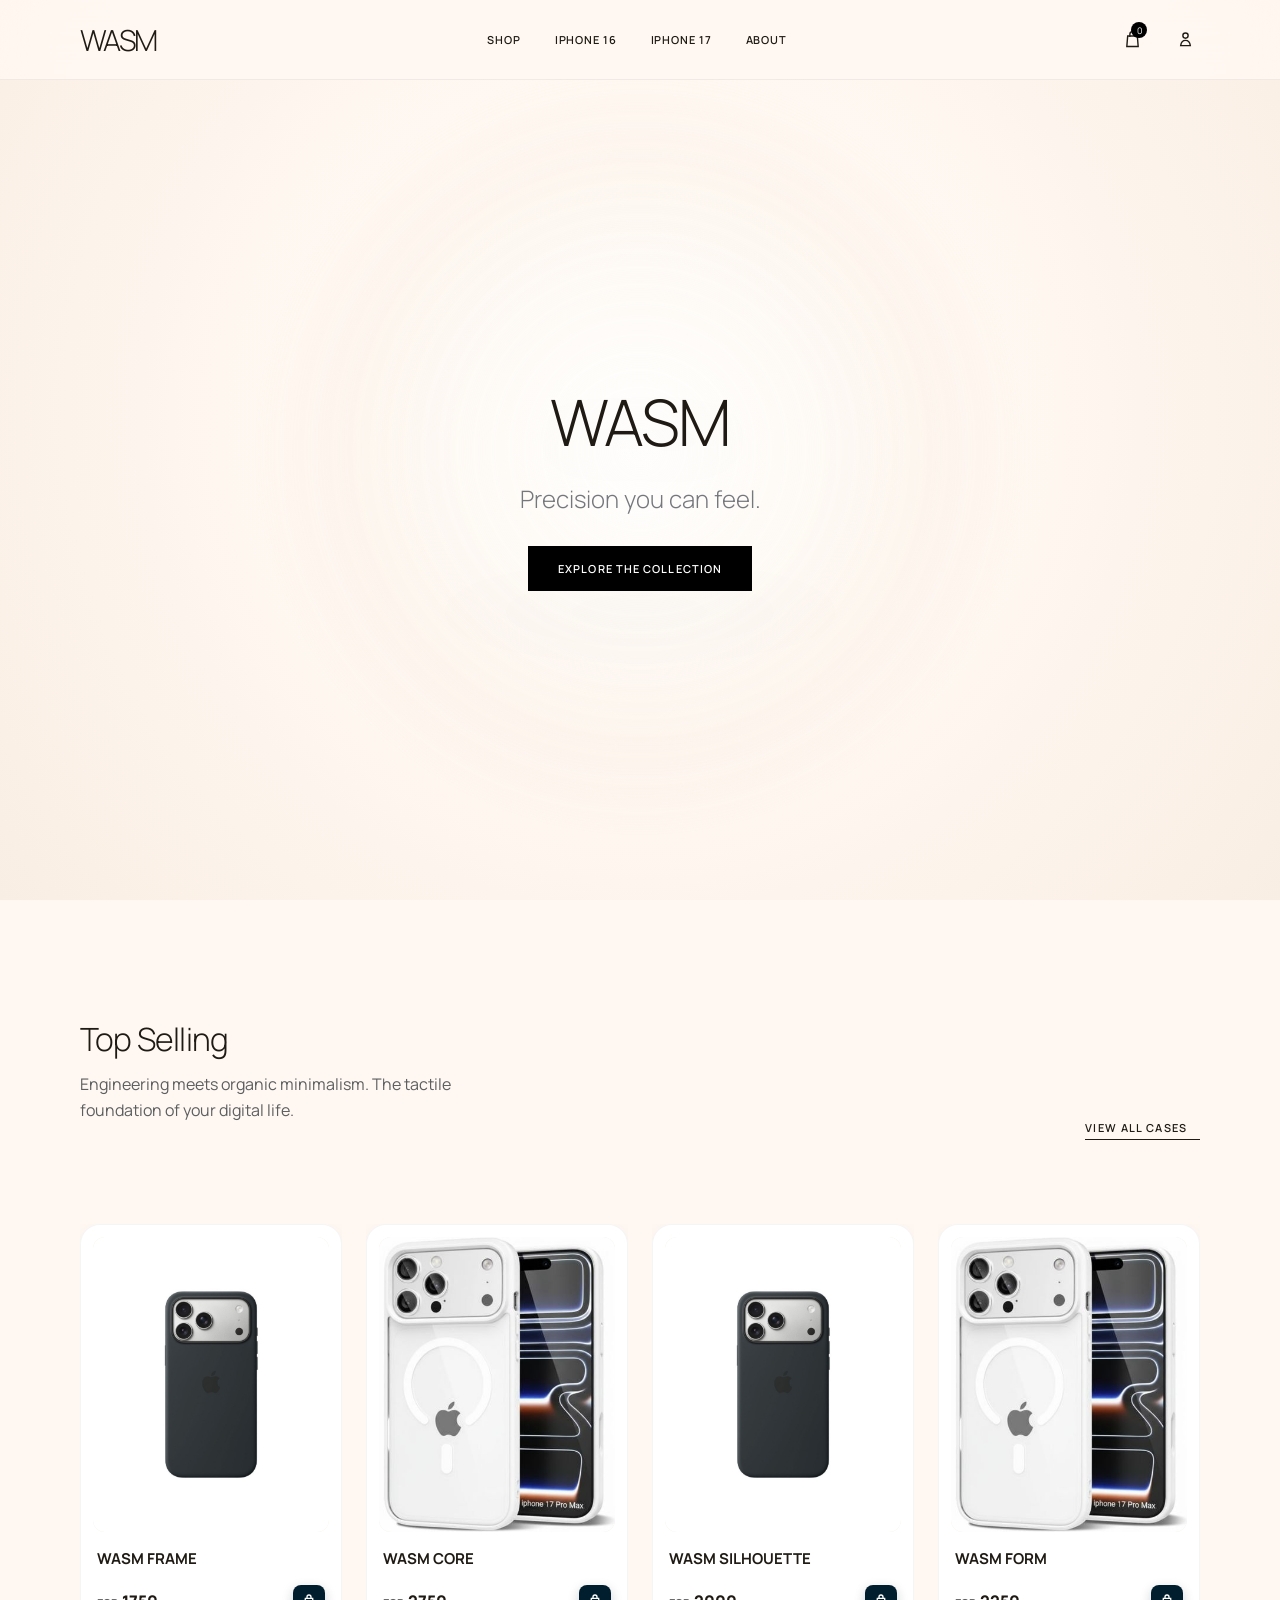
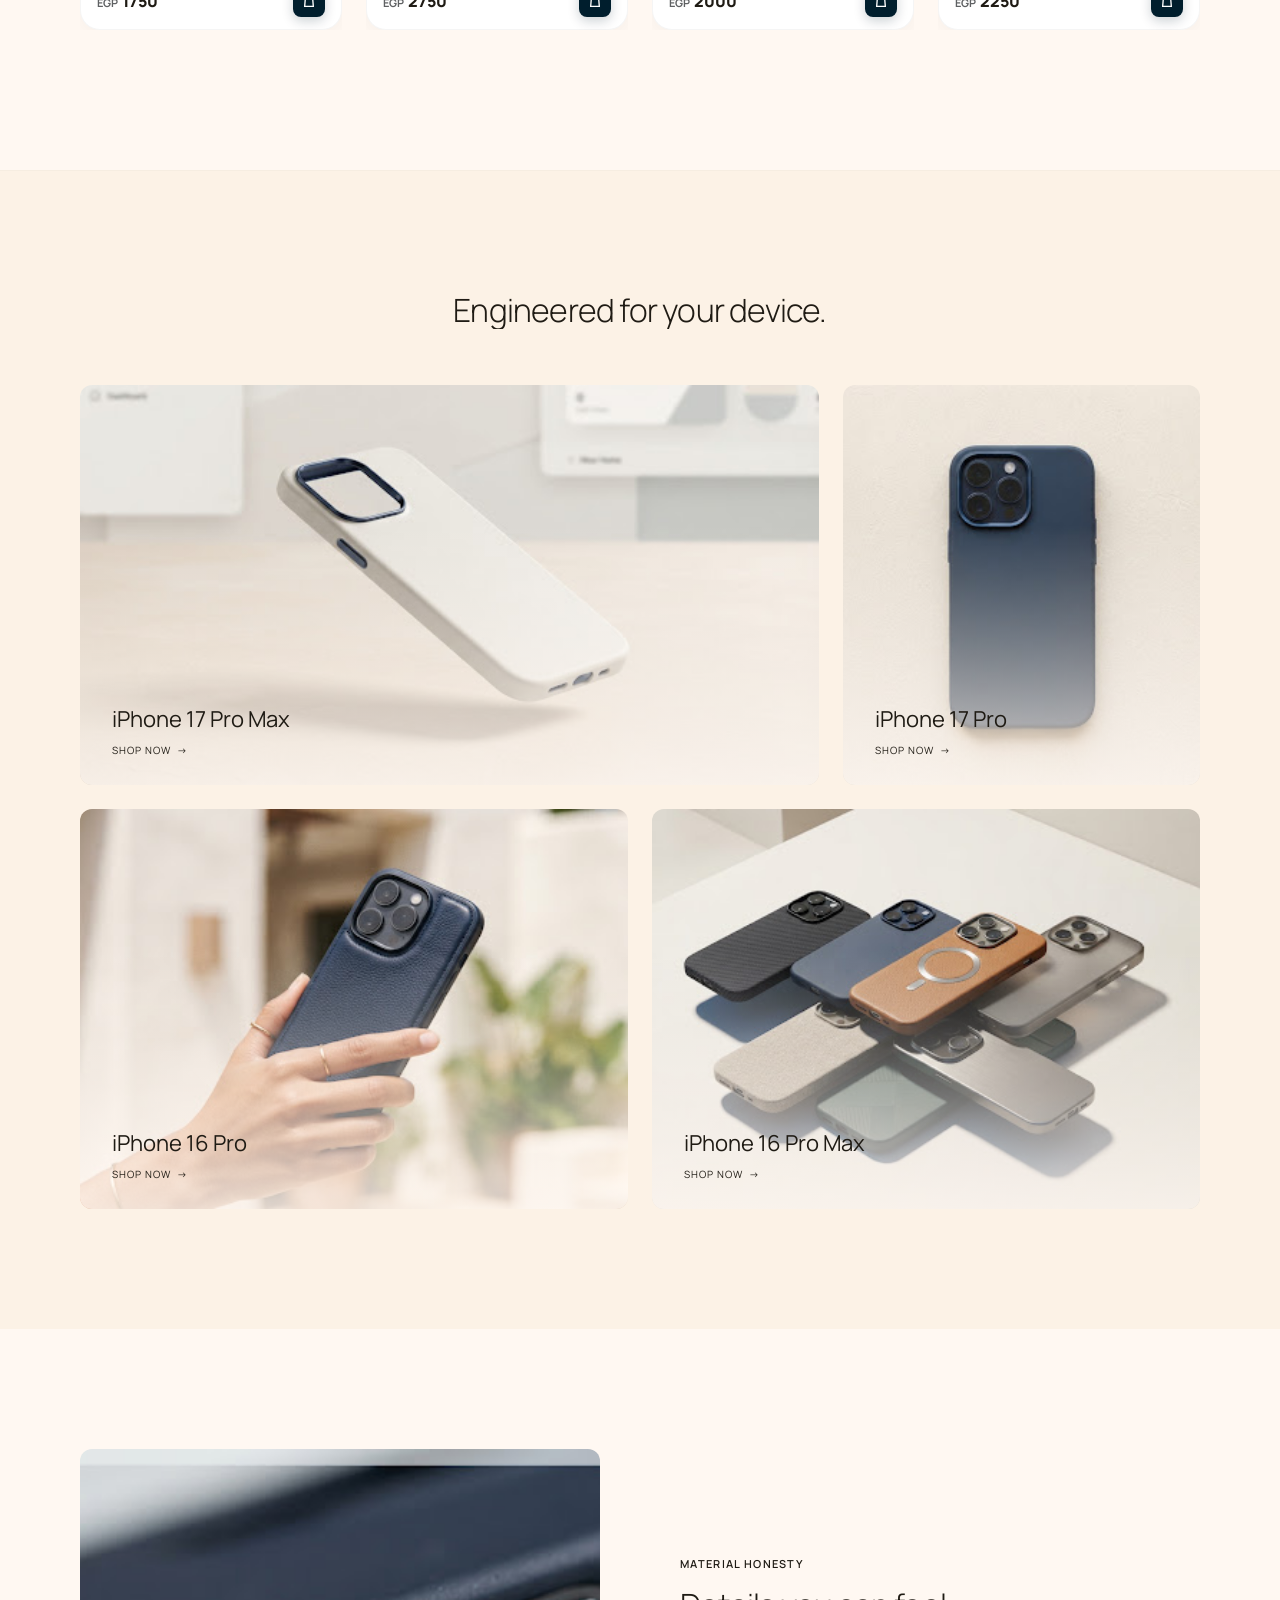
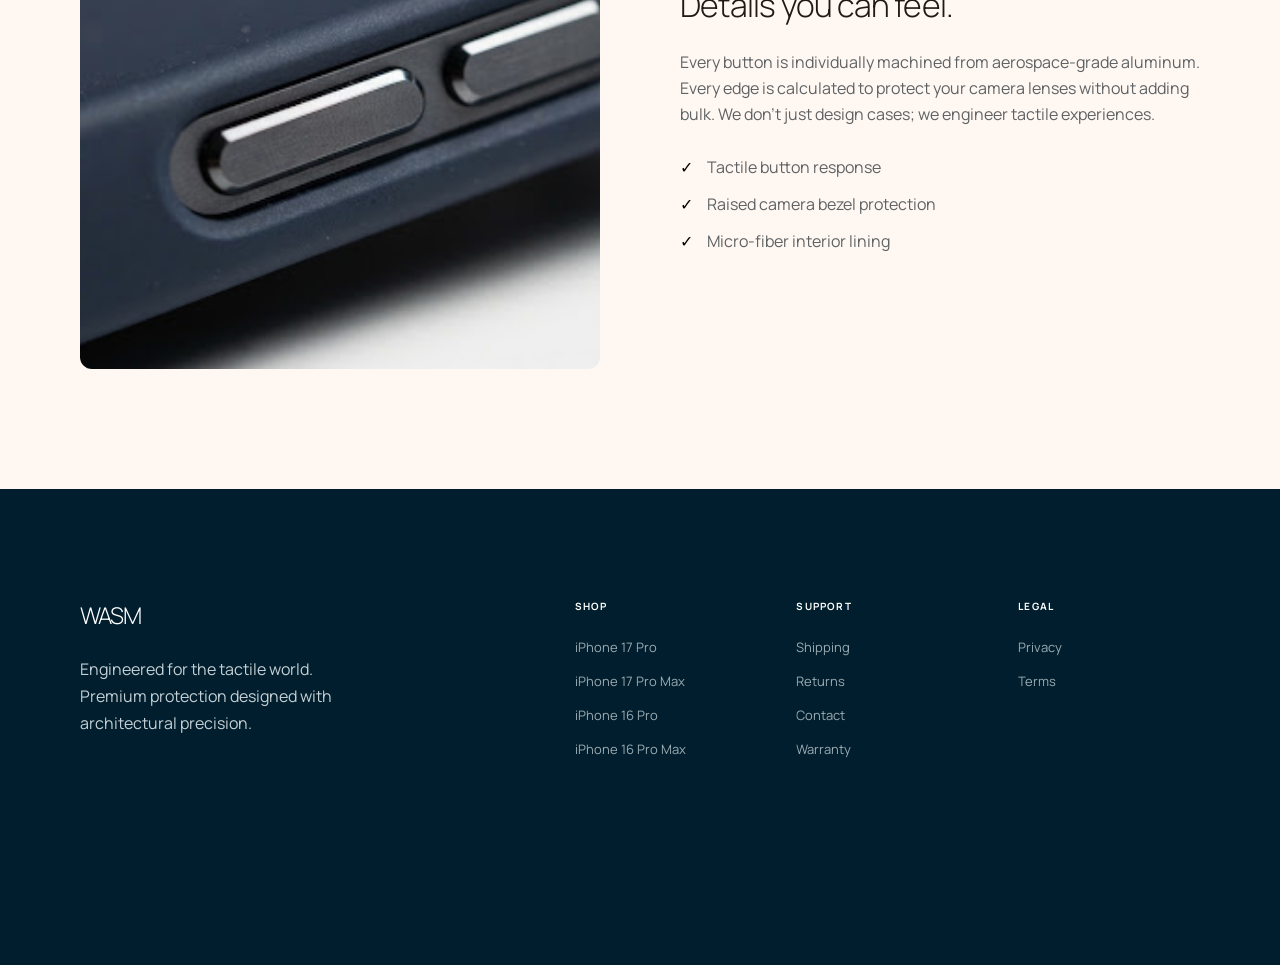
<file: index.html>
<!doctype html>
<html lang="en">
<head>
  <meta charset="utf-8"><meta name="viewport" content="width=device-width,initial-scale=1">
  <meta name="description" content="WASM premium phone cases, engineered for the tactile world.">
  <title>WASM — Precision you can feel.</title>
  <link rel="preconnect" href="https://fonts.googleapis.com"><link rel="preconnect" href="https://fonts.gstatic.com" crossorigin>
  <link href="https://fonts.googleapis.com/css2?family=Manrope:wght@300;400;500;600;700;800&display=swap" rel="stylesheet">
  <link rel="stylesheet" href="https://cdn.jsdelivr.net/npm/swiper@11/swiper-bundle.min.css" />
  <link rel="stylesheet" href="css/site.css"><link rel="stylesheet" href="css/motion.css">
  <script defer src="https://cdn.jsdelivr.net/npm/swiper@11/swiper-bundle.min.js"></script>
  <script defer src="js/app.js"></script>
</head>
<body data-page="home">
  <div id="nav"></div>
  <header class="hero">
    <div class="hero-inner"><h1>WASM</h1><p>Precision you can feel.</p><a class="button" href="#collection">Explore the collection</a></div>
  </header>
  <main>
    <section class="section container" id="collection">
      <div class="section-heading"><div><h2>Top Selling</h2><p>Engineering meets organic minimalism. The tactile<br>foundation of your digital life.</p></div><a class="text-link" href="shop.html">View all cases</a></div>
      <div class="featured-grid" id="featured-products"></div>
    </section>
    <section class="section devices">
      <div class="container"><h2 class="center">Engineered for your device.</h2>
        <div class="device-grid">
          <a class="device device-wide" href="product.html"><img src="assets/device-17-max.jpg" alt="iPhone 17 Pro Max case"><span><b>iPhone 17 Pro Max</b><small>Shop now&nbsp; →</small></span></a>
          <a class="device" href="product.html"><img src="assets/device-17.jpg" alt="iPhone 17 Pro case"><span><b>iPhone 17 Pro</b><small>Shop now&nbsp; →</small></span></a>
          <a class="device device-half" href="shop.html"><img src="assets/device-16.jpg" alt="iPhone 16 Pro case"><span><b>iPhone 16 Pro</b><small>Shop now&nbsp; →</small></span></a>
          <a class="device device-half" href="shop.html"><img src="assets/device-16-max.jpg" alt="iPhone 16 Pro Max cases"><span><b>iPhone 16 Pro Max</b><small>Shop now&nbsp; →</small></span></a>
        </div>
      </div>
    </section>
    <section class="section container story" id="story"><img src="assets/detail-buttons.jpg" alt="Machined case buttons"><div><small class="eyebrow">Material honesty</small><h2>Details you can feel.</h2><p>Every button is individually machined from aerospace-grade aluminum. Every edge is calculated to protect your camera lenses without adding bulk. We don’t just design cases; we engineer tactile experiences.</p><ul><li>Tactile button response</li><li>Raised camera bezel protection</li><li>Micro-fiber interior lining</li></ul></div></section>
  </main>
  <div id="footer"></div>
</body>
</html>
</file>
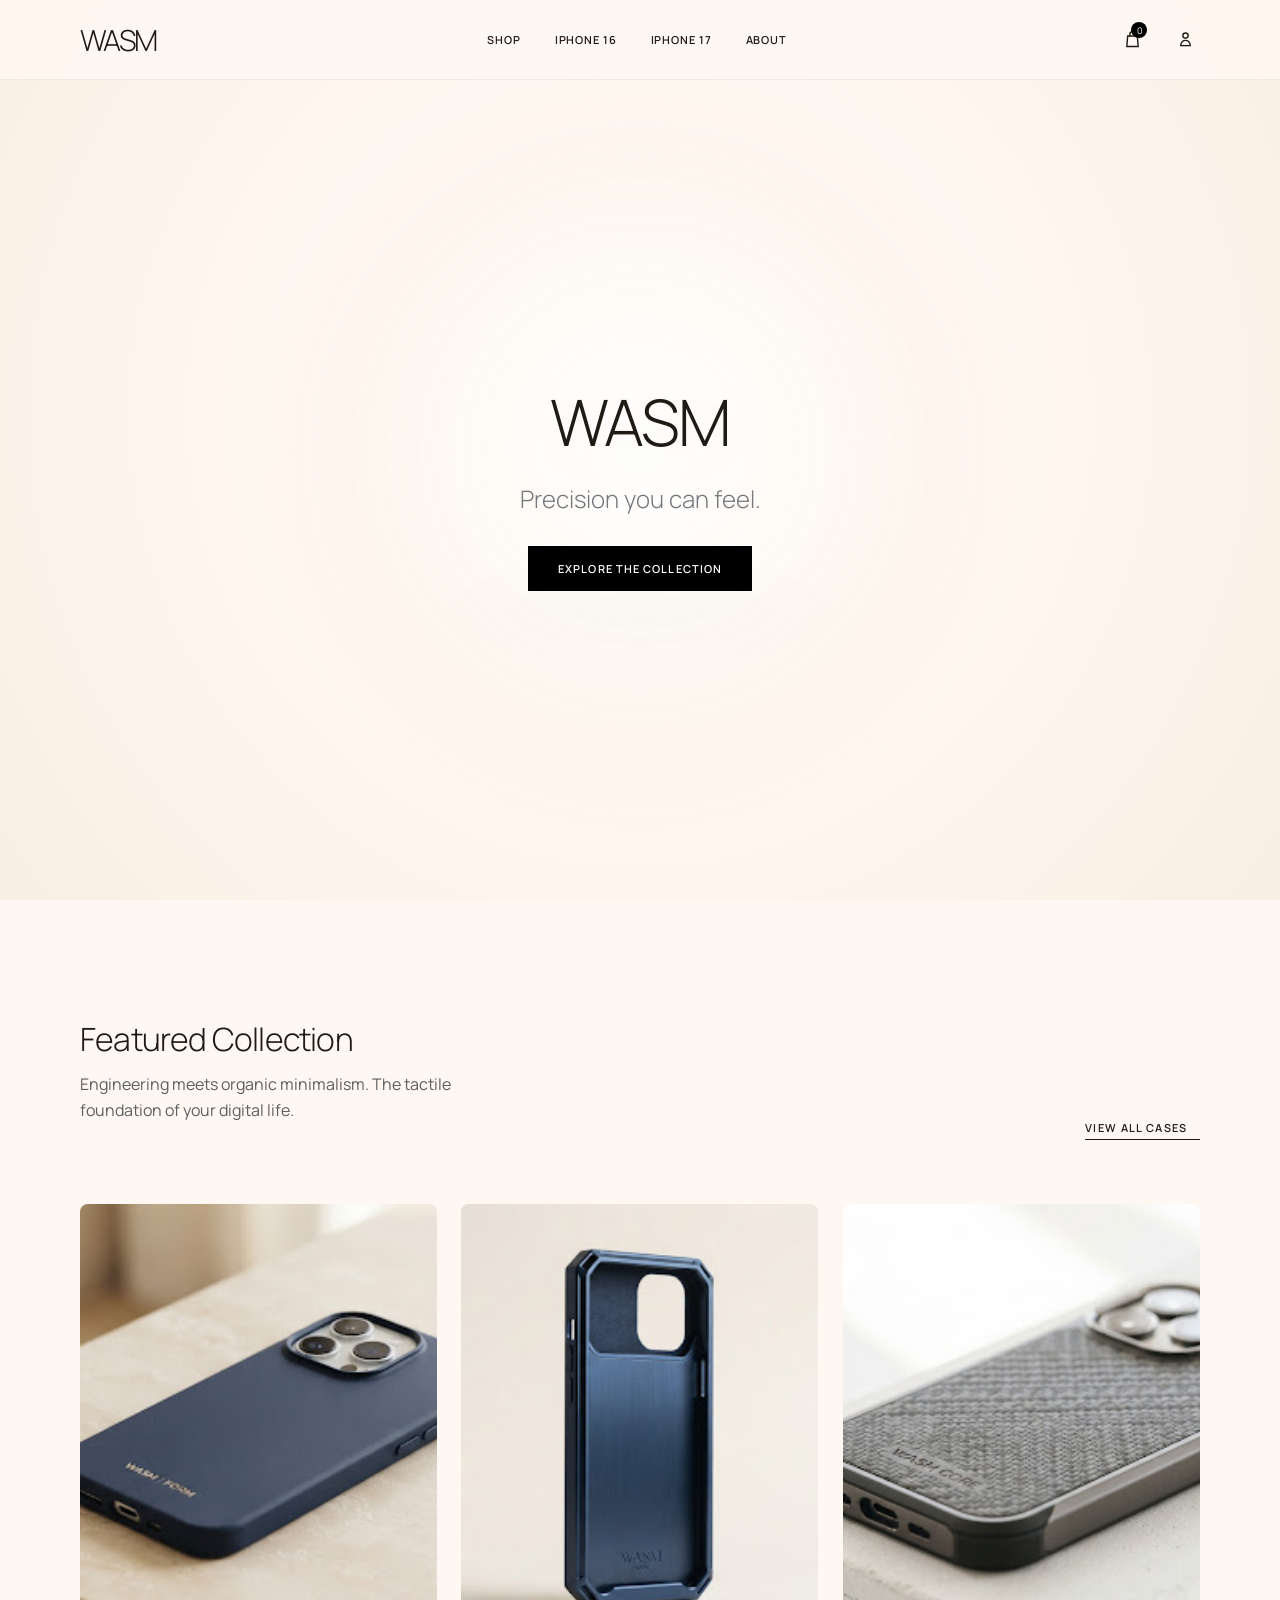
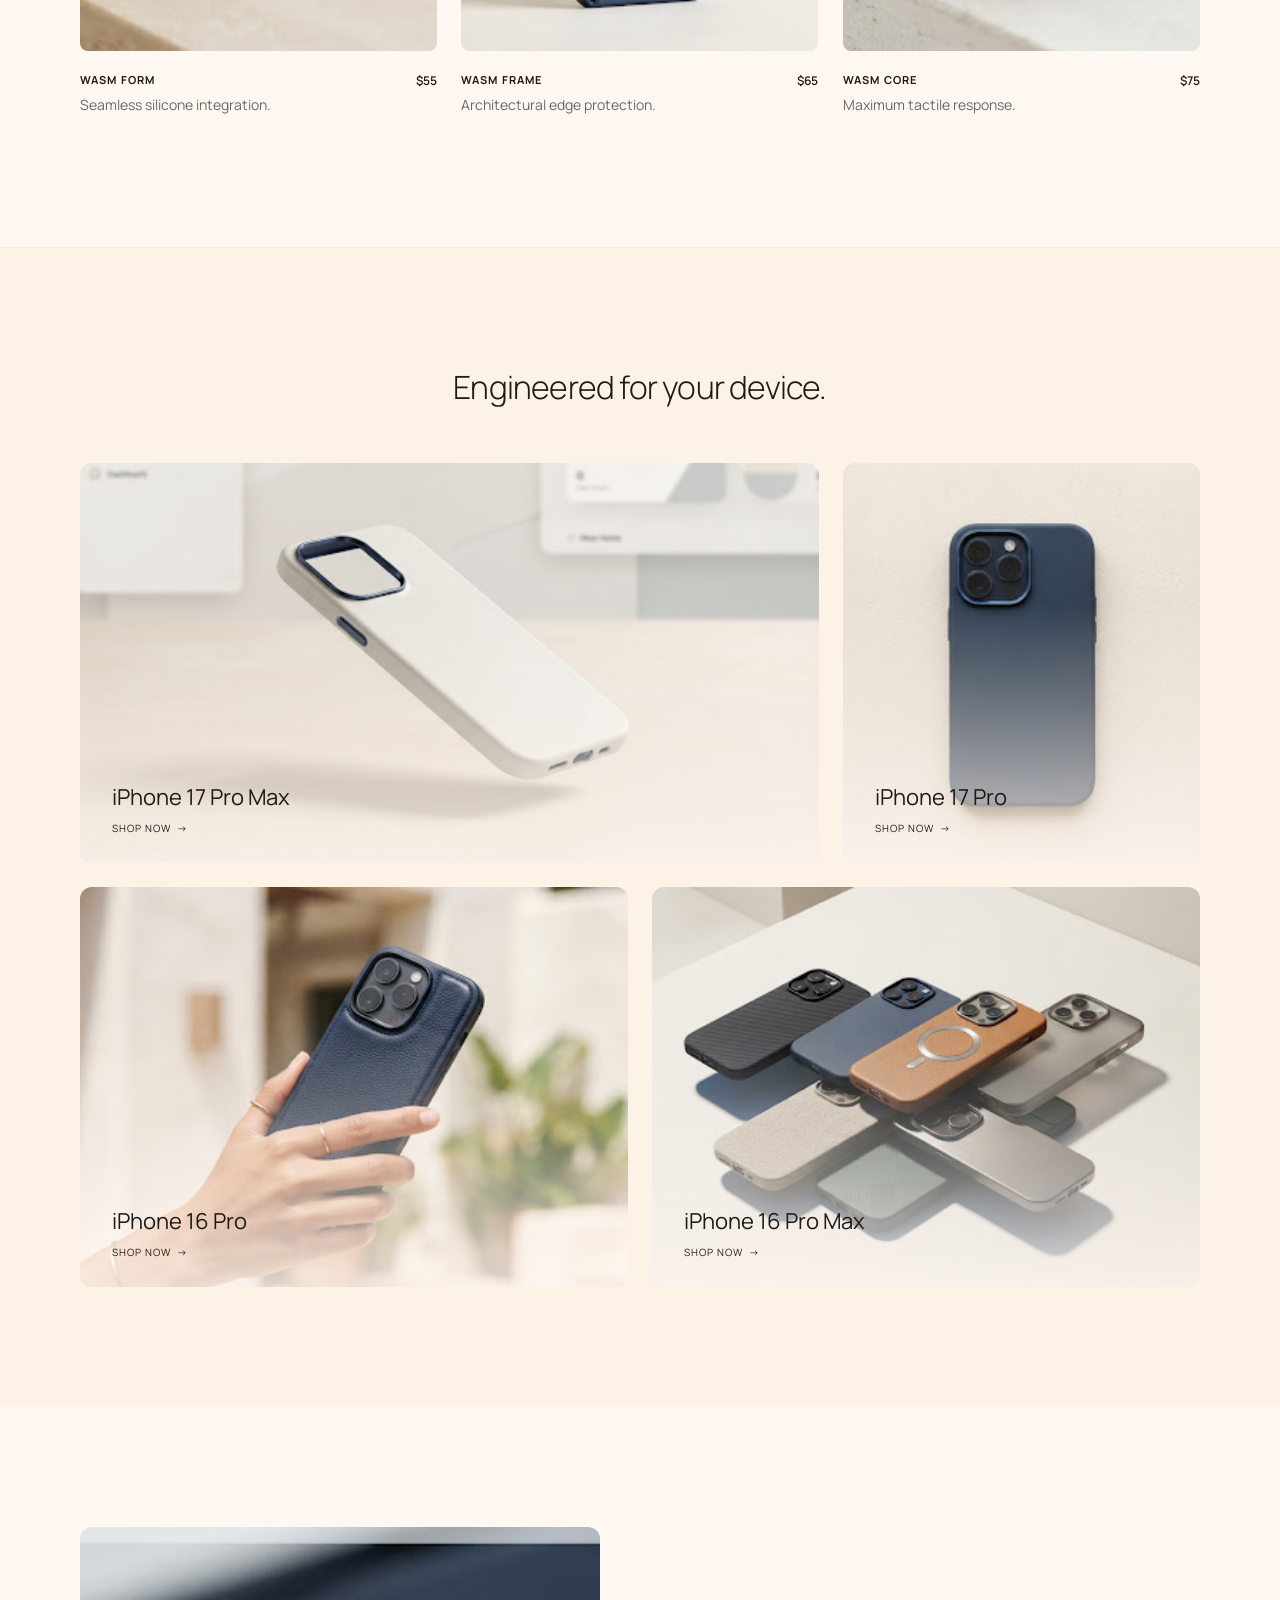
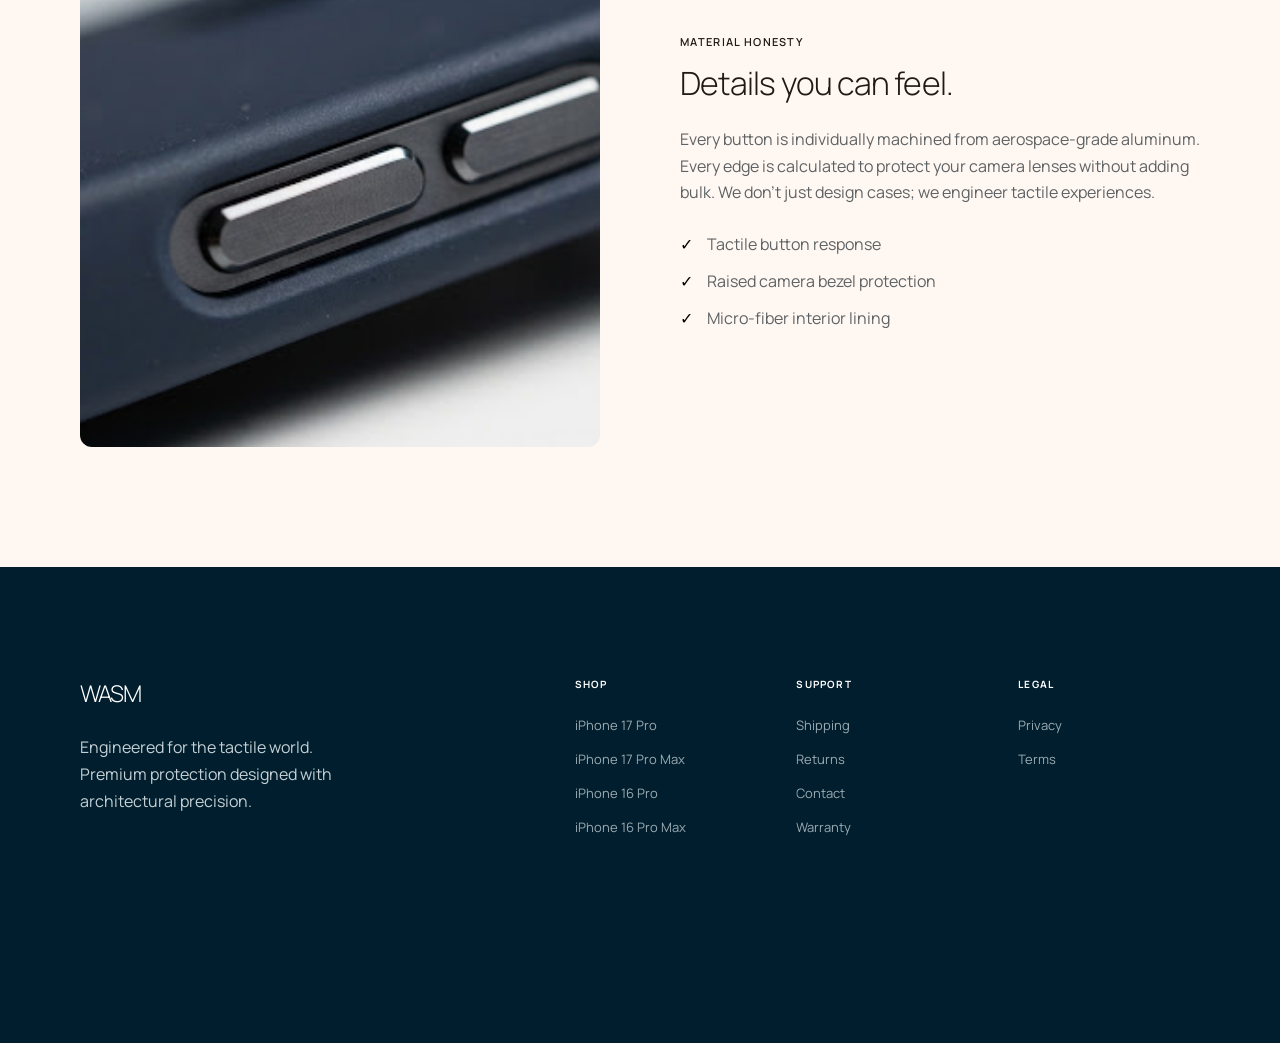
<file: WASM-Frontend-Rebuilt/index.html>
<!doctype html>
<html lang="en">
<head>
  <meta charset="utf-8"><meta name="viewport" content="width=device-width,initial-scale=1">
  <meta name="description" content="WASM premium phone cases, engineered for the tactile world.">
  <title>WASM — Precision you can feel.</title>
  <link rel="preconnect" href="https://fonts.googleapis.com"><link rel="preconnect" href="https://fonts.gstatic.com" crossorigin>
  <link href="https://fonts.googleapis.com/css2?family=Manrope:wght@300;400;500;600&display=swap" rel="stylesheet">
  <link rel="stylesheet" href="css/site.css"><link rel="stylesheet" href="css/motion.css">
  <script defer src="js/app.js"></script>
</head>
<body data-page="home">
  <div id="nav"></div>
  <header class="hero">
    <div class="hero-inner"><h1>WASM</h1><p>Precision you can feel.</p><a class="button" href="#collection">Explore the collection</a></div>
  </header>
  <main>
    <section class="section container" id="collection">
      <div class="section-heading"><div><h2>Featured Collection</h2><p>Engineering meets organic minimalism. The tactile<br>foundation of your digital life.</p></div><a class="text-link" href="shop.html">View all cases</a></div>
      <div class="featured-grid" id="featured-products"></div>
    </section>
    <section class="section devices">
      <div class="container"><h2 class="center">Engineered for your device.</h2>
        <div class="device-grid">
          <a class="device device-wide" href="product.html"><img src="assets/device-17-max.jpg" alt="iPhone 17 Pro Max case"><span><b>iPhone 17 Pro Max</b><small>Shop now&nbsp; →</small></span></a>
          <a class="device" href="product.html"><img src="assets/device-17.jpg" alt="iPhone 17 Pro case"><span><b>iPhone 17 Pro</b><small>Shop now&nbsp; →</small></span></a>
          <a class="device device-half" href="shop.html"><img src="assets/device-16.jpg" alt="iPhone 16 Pro case"><span><b>iPhone 16 Pro</b><small>Shop now&nbsp; →</small></span></a>
          <a class="device device-half" href="shop.html"><img src="assets/device-16-max.jpg" alt="iPhone 16 Pro Max cases"><span><b>iPhone 16 Pro Max</b><small>Shop now&nbsp; →</small></span></a>
        </div>
      </div>
    </section>
    <section class="section container story" id="story"><img src="assets/detail-buttons.jpg" alt="Machined case buttons"><div><small class="eyebrow">Material honesty</small><h2>Details you can feel.</h2><p>Every button is individually machined from aerospace-grade aluminum. Every edge is calculated to protect your camera lenses without adding bulk. We don’t just design cases; we engineer tactile experiences.</p><ul><li>Tactile button response</li><li>Raised camera bezel protection</li><li>Micro-fiber interior lining</li></ul></div></section>
  </main>
  <div id="footer"></div>
</body>
</html>
</file>
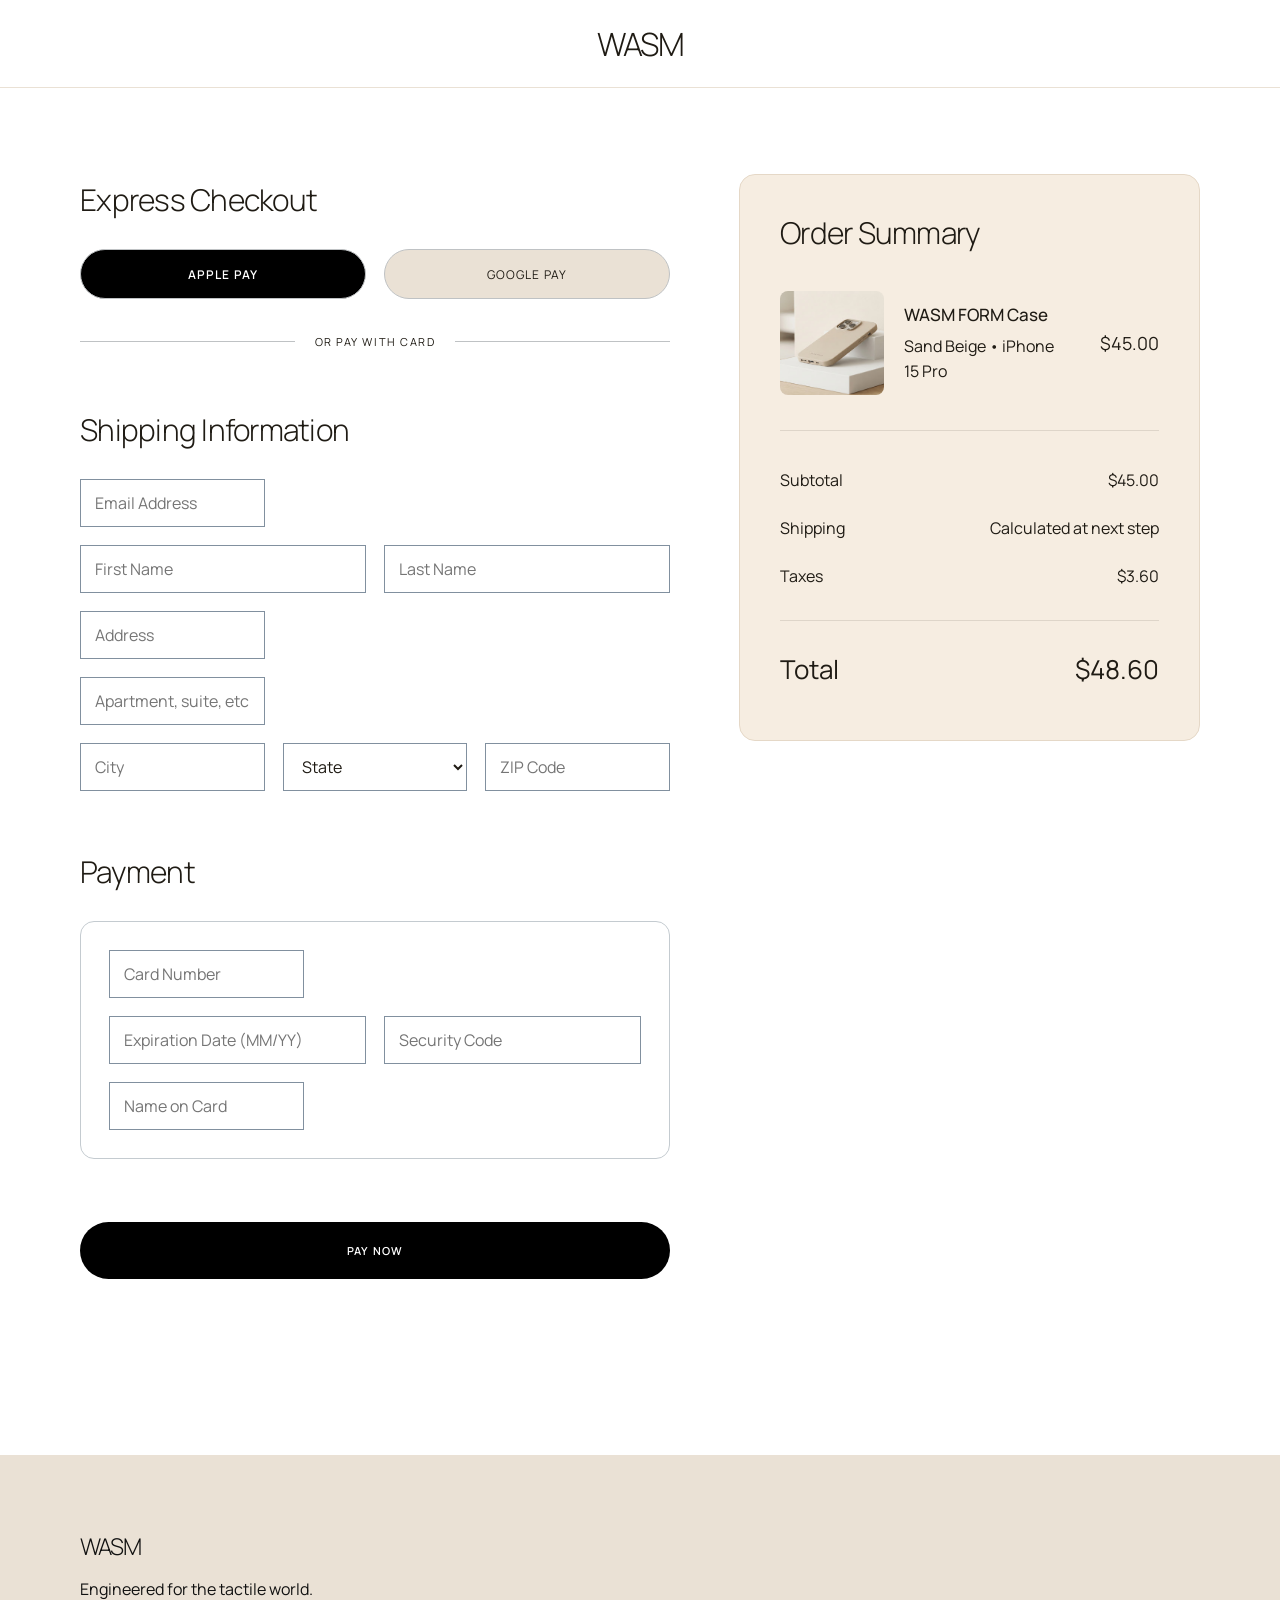
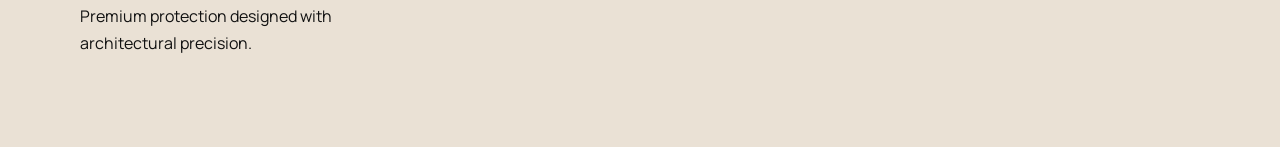
<file: checkout.html>
<!doctype html><html lang="en"><head>
  <meta charset="utf-8"><meta name="viewport" content="width=device-width,initial-scale=1"><title>Checkout | WASM</title>
  <link rel="preconnect" href="https://fonts.googleapis.com"><link rel="preconnect" href="https://fonts.gstatic.com" crossorigin><link href="https://fonts.googleapis.com/css2?family=Manrope:wght@300;400;500;600&display=swap" rel="stylesheet"><link rel="stylesheet" href="css/site.css"><link rel="stylesheet" href="css/motion.css"><script defer src="js/app.js"></script>
</head><body data-page="checkout"><header class="checkout-header"><a href="index.html">WASM</a></header><main class="checkout-main container">
  <form id="checkout-form"><section><h2>Express Checkout</h2><div class="express"><button class="button" type="button">Apple Pay</button><button type="button">Google Pay</button></div><div class="separator"><span>Or pay with card</span></div></section>
    <section><h2>Shipping Information</h2><div class="form-grid"><input class="short" type="email" name="email" placeholder="Email Address" required><input name="firstName" placeholder="First Name" required><input name="lastName" placeholder="Last Name" required><input class="short" name="address" placeholder="Address" required><input class="short" name="apartment" placeholder="Apartment, suite, etc. (optional)"><input name="city" placeholder="City" required><select name="state" required><option value="">State</option><option>CA</option><option>NY</option><option>TX</option></select><input name="zipCode" placeholder="ZIP Code" required></div></section>
    <section><h2>Payment</h2><div class="card-fields"><input class="short" name="card" placeholder="Card Number" inputmode="numeric" required><input name="expiry" placeholder="Expiration Date (MM/YY)" required><input name="securityCode" placeholder="Security Code" required><input class="short" name="cardName" placeholder="Name on Card" required></div></section>
    <button class="button pay-now" type="submit">Pay now</button><p id="checkout-status" role="status"></p>
  </form>
  <aside class="summary"><h2>Order Summary</h2><div class="summary-product"><img src="assets/checkout-product.jpg" alt="WASM FORM Case"><div><b>WASM FORM Case</b><p>Sand Beige • iPhone<br>15 Pro</p></div><strong>$45.00</strong></div><dl><div><dt>Subtotal</dt><dd>$45.00</dd></div><div><dt>Shipping</dt><dd>Calculated at next step</dd></div><div><dt>Taxes</dt><dd>$3.60</dd></div><div class="total"><dt>Total</dt><dd>$48.60</dd></div></dl></aside>
</main><div id="footer" class="footer-light"></div></body></html>
</file>
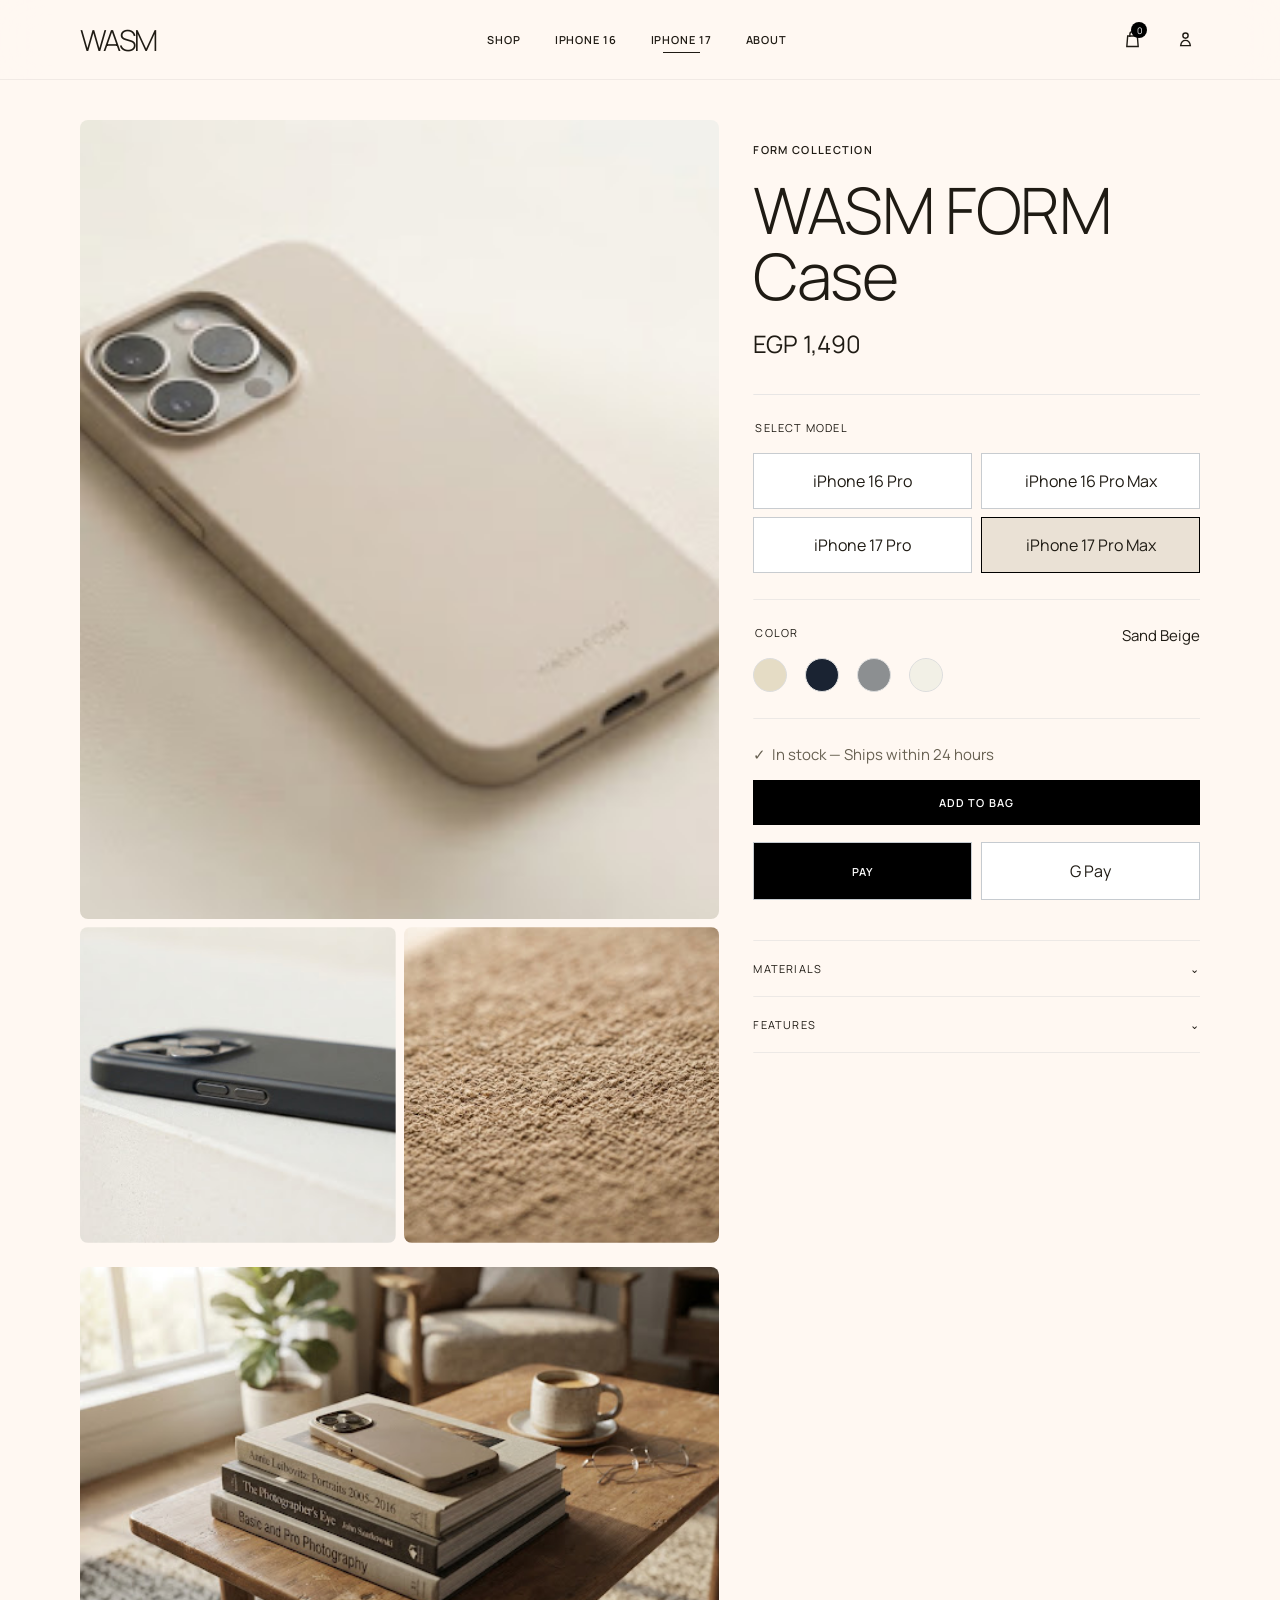
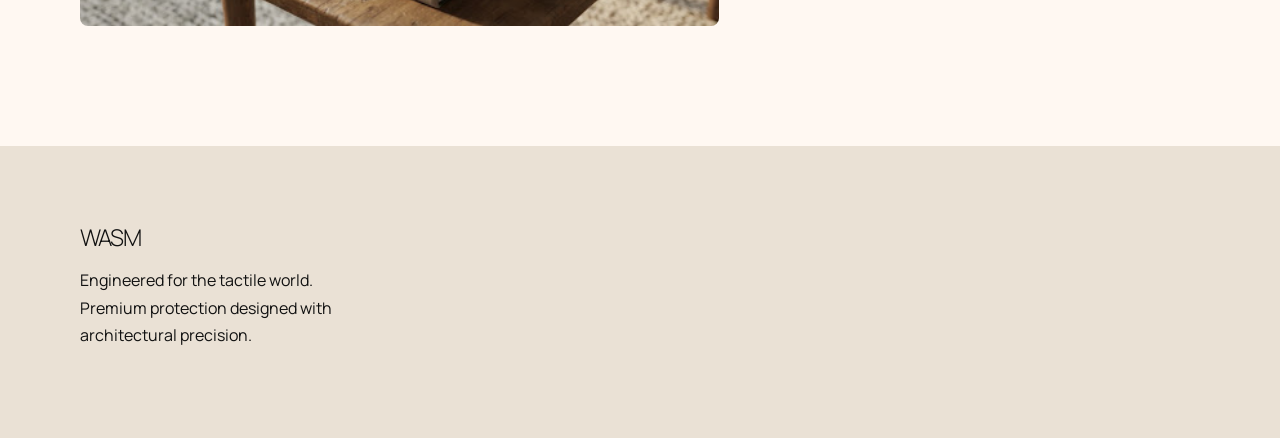
<file: product.html>
<!doctype html><html lang="en"><head>
  <meta charset="utf-8"><meta name="viewport" content="width=device-width,initial-scale=1"><title>WASM FORM Case — iPhone 17 Pro Max</title>
  <link rel="preconnect" href="https://fonts.googleapis.com"><link rel="preconnect" href="https://fonts.gstatic.com" crossorigin><link href="https://fonts.googleapis.com/css2?family=Manrope:wght@300;400;500;600&display=swap" rel="stylesheet"><link rel="stylesheet" href="css/site.css"><link rel="stylesheet" href="css/motion.css"><script defer src="js/app.js"></script>
</head><body data-page="product"><div id="nav"></div><main class="product-main container">
  <section class="gallery"><div class="gallery-main"><img id="product-main-image" src="assets/product-main.jpg" alt="Sand Beige WASM FORM case"></div><div class="gallery-pair"><img src="assets/product-profile.jpg" alt="WASM FORM side profile"><img src="assets/product-texture.jpg" alt="WASM FORM material texture"></div><img class="gallery-life" src="assets/product-lifestyle.jpg" alt="WASM FORM case on photography books"></section>
  <aside class="product-controls"><small class="eyebrow">Form collection</small><h1>WASM FORM<br>Case</h1><p class="price">EGP 1,490</p><div class="rule"></div>
    <fieldset><legend>Select model</legend><div class="model-grid"><button>iPhone 16 Pro</button><button>iPhone 16 Pro Max</button><button>iPhone 17 Pro</button><button class="active">iPhone 17 Pro Max</button></div></fieldset>
    <fieldset><div class="field-row"><legend>Color</legend><span id="color-name">Sand Beige</span></div><div class="swatches"><button class="active" data-color="Sand Beige" style="--swatch:#e5dcc5"></button><button data-color="Midnight Navy" style="--swatch:#1a2332"></button><button data-color="Stone" style="--swatch:#8c8f91"></button><button data-color="Ivory" style="--swatch:#f2f0e6"></button></div></fieldset>
    <div class="buy"><p>✓&nbsp; In stock — Ships within 24 hours</p><button class="button wide" id="add-to-bag">Add to bag</button><div class="pay-row"><button class="button">Pay</button><button>G Pay</button></div></div>
    <details><summary>Materials <span>⌄</span></summary><p>High-grade aerospace polymer with a micro-texture matte finish and soft microfiber lining.</p></details><details><summary>Features <span>⌄</span></summary><p>MagSafe compatible, 2mm raised camera lip, tactile machined buttons, and 10ft drop protection.</p></details>
  </aside>
</main><div id="footer" class="footer-light"></div><div id="toast" role="status"></div></body></html>
</file>
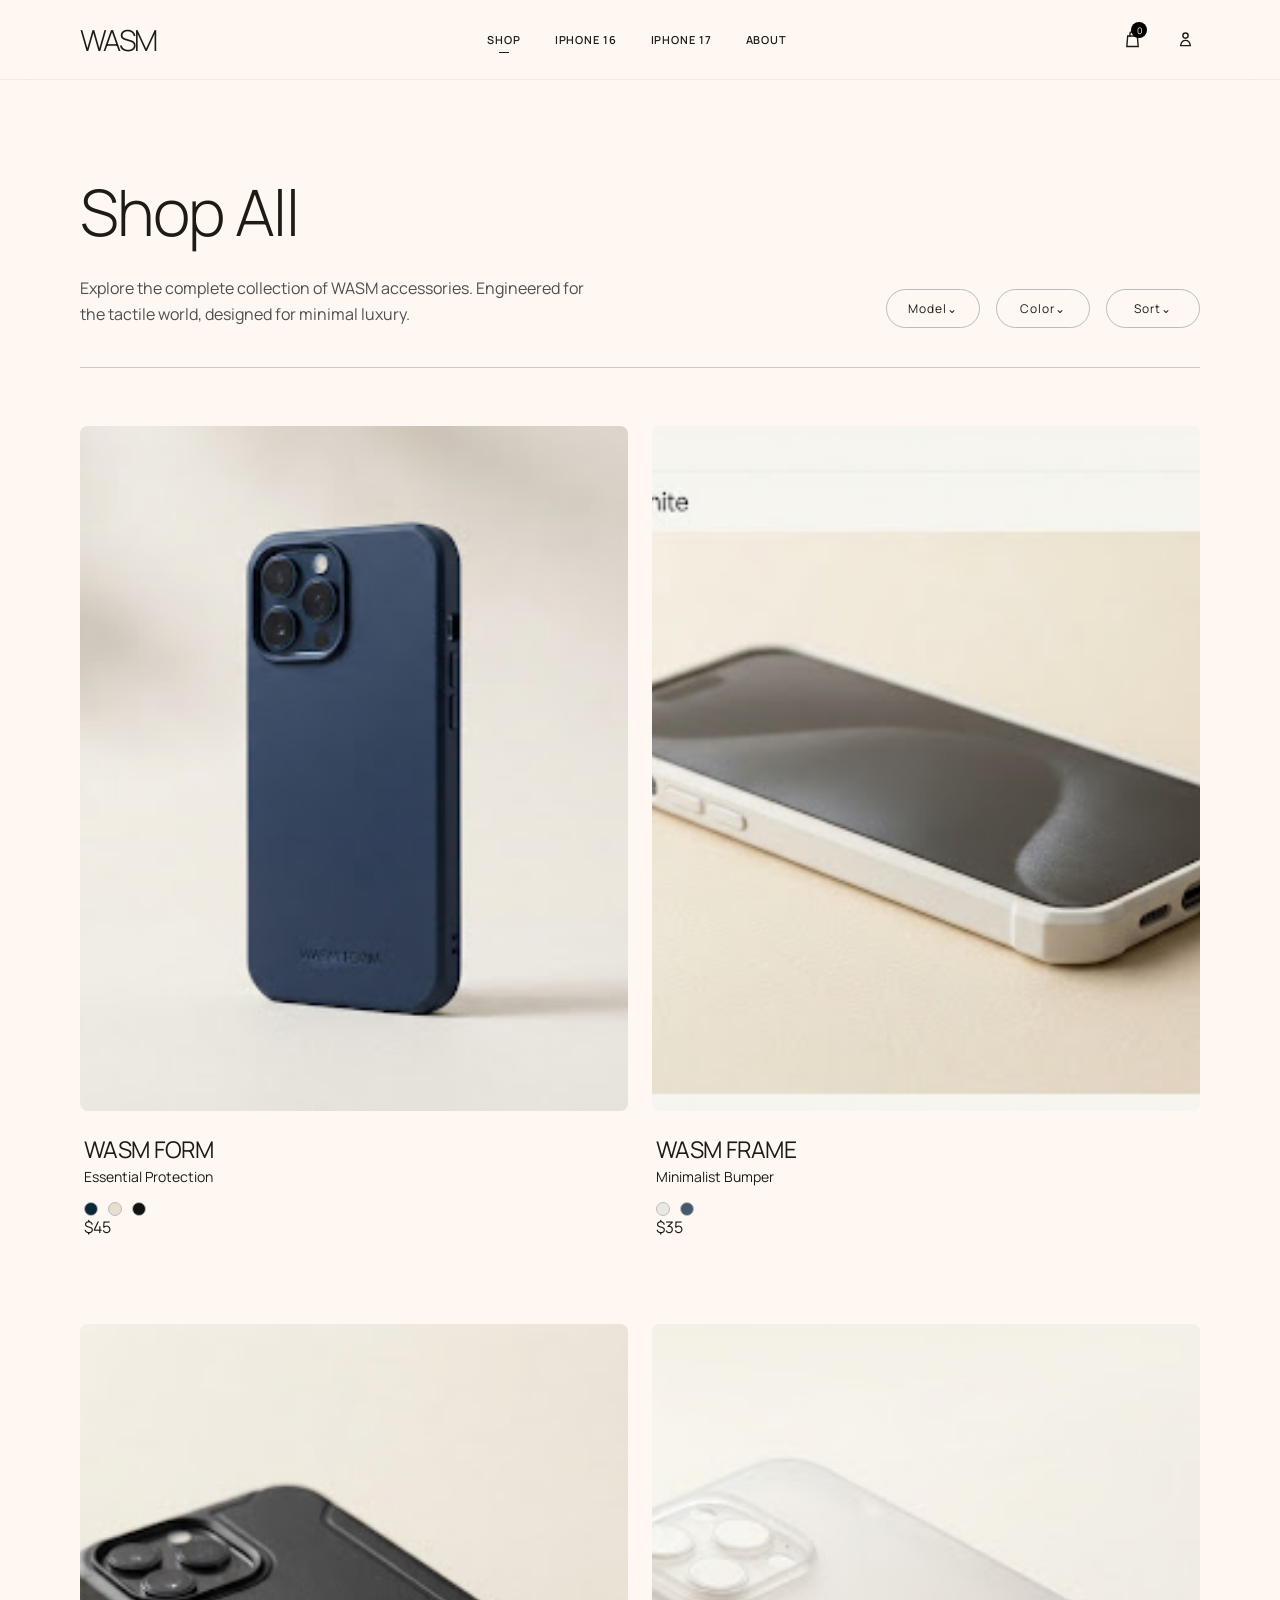
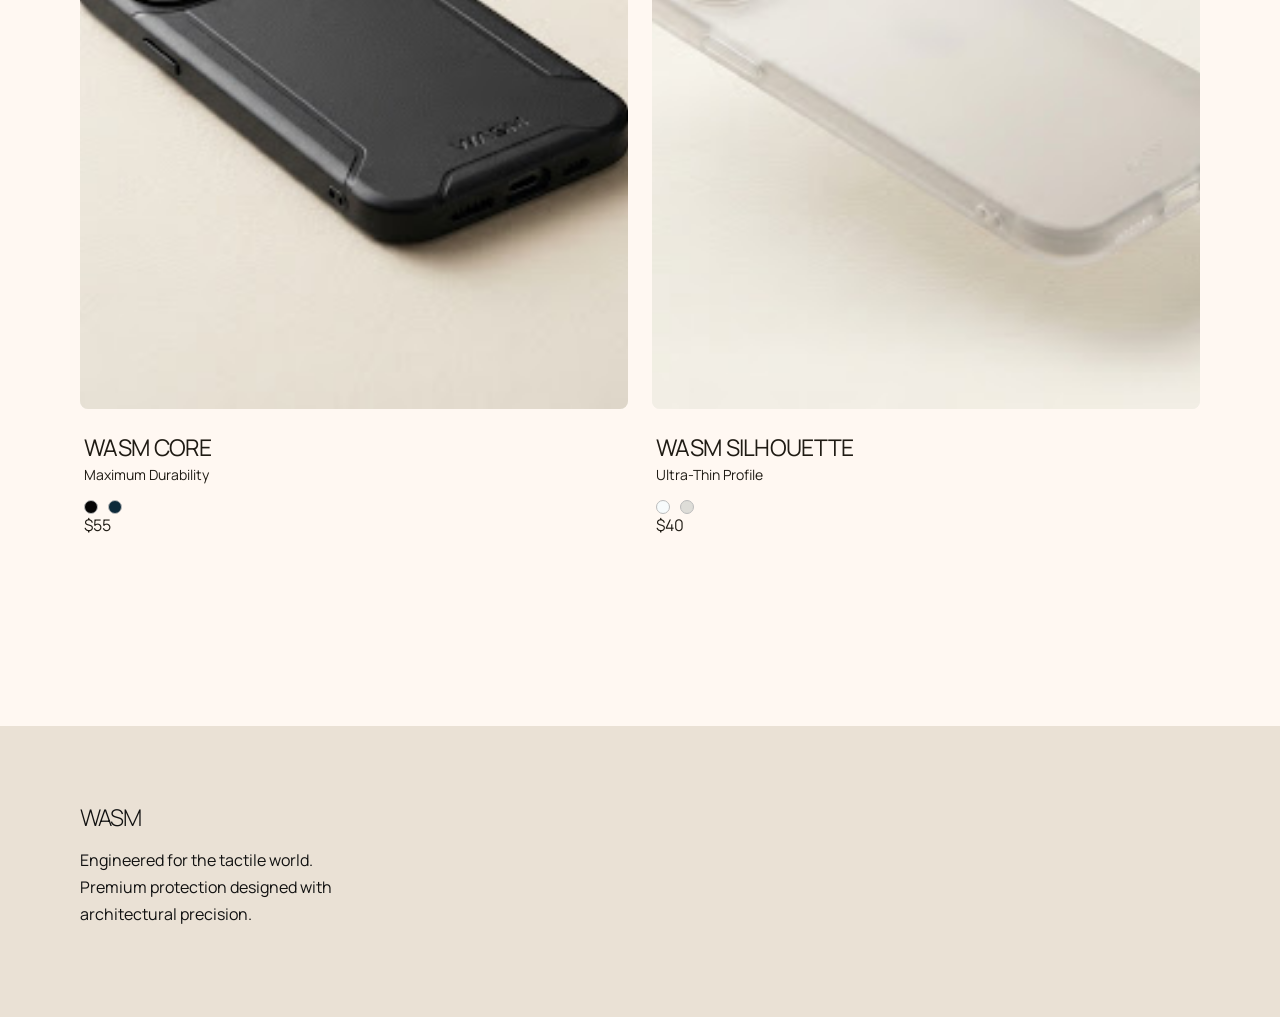
<file: shop.html>
<!doctype html><html lang="en"><head>
  <meta charset="utf-8"><meta name="viewport" content="width=device-width,initial-scale=1"><title>Shop All Cases | WASM</title>
  <link rel="preconnect" href="https://fonts.googleapis.com"><link rel="preconnect" href="https://fonts.gstatic.com" crossorigin><link href="https://fonts.googleapis.com/css2?family=Manrope:wght@300;400;500;600&display=swap" rel="stylesheet"><link rel="stylesheet" href="css/site.css"><link rel="stylesheet" href="css/motion.css"><script defer src="js/app.js"></script>
</head><body data-page="shop"><div id="nav"></div><main class="shop-main container">
  <section class="shop-heading"><div><h1>Shop All</h1><p>Explore the complete collection of WASM accessories. Engineered for<br>the tactile world, designed for minimal luxury.</p></div><div class="filters"><button>Model⌄</button><button>Color⌄</button><button id="sort-button">Sort⌄</button></div></section>
  <section class="product-grid" id="product-grid" aria-live="polite"></section>
</main><div id="footer" class="footer-light"></div></body></html>
</file>
<file: css/site.css>
:root{--cream:#fff8f2;--cream-low:#fcf2e6;--sand:#f6ede1;--sand-deep:#eae1d5;--ink:#1f1b14;--muted:#5f6163;--navy:#001e2d;--line:#d7d2cb;--max:1440px}
*{box-sizing:border-box}html{scroll-behavior:smooth}body{margin:0;background:var(--cream);color:var(--ink);font-family:Manrope,Arial,sans-serif;font-size:16px;font-weight:400;-webkit-font-smoothing:antialiased}button,input,select{font:inherit}button,a{color:inherit}a{text-decoration:none}img{display:block;width:100%}h1,h2,h3,p{margin-top:0}h1,h2{font-weight:300;letter-spacing:-.025em}h2{font-size:32px;line-height:1.2}.container{width:min(100%,var(--max));margin-inline:auto;padding-inline:80px}.section{padding-block:120px}.button{display:inline-flex;align-items:center;justify-content:center;border:0;background:#000;color:#fff;padding:15px 30px;text-transform:uppercase;font-size:11px;font-weight:600;letter-spacing:.1em;cursor:pointer}.wide{width:100%}.eyebrow,.text-link{font-size:11px;font-weight:600;letter-spacing:.12em;text-transform:uppercase}.center{text-align:center}
.site-nav{height:80px;position:fixed;inset:0 0 auto;z-index:20;background:rgb(255 248 242/.88);backdrop-filter:blur(22px);border-bottom:1px solid rgb(31 27 20/.06)}.nav-inner{height:100%;display:flex;align-items:center;justify-content:space-between}.brand{font-size:29px;font-weight:300;letter-spacing:-.06em}.nav-links{display:flex;gap:34px;align-items:center}.nav-links a{padding-block:7px;font-size:11px;font-weight:600;letter-spacing:.08em;text-transform:uppercase}.nav-links a.active{border-bottom:2px solid #000}.nav-actions{display:flex;align-items:center;gap:24px}.icon-button{border:0;background:transparent;padding:4px;cursor:pointer;display:grid;place-items:center}.icon-button svg{width:21px;height:21px;fill:none;stroke:currentColor;stroke-width:1.6}.menu-button{display:none}.bag-count{position:absolute;margin:-19px 0 0 14px;background:#000;color:#fff;border-radius:50%;font-size:9px;width:16px;height:16px;display:grid;place-items:center}
.hero{height:800px;min-height:100vh;display:grid;place-items:center;padding-top:80px}.hero-inner{text-align:center;display:flex;align-items:center;flex-direction:column}.hero h1{font-size:64px;line-height:1;margin:0 0 28px}.hero p{font-size:24px;color:#74777c;font-weight:300;margin-bottom:31px}.section-heading{display:flex;justify-content:space-between;align-items:flex-end;margin-bottom:64px}.section-heading h2{margin-bottom:14px}.section-heading p{line-height:1.6;color:#5c5e60}.text-link{border-bottom:1px solid;padding-bottom:4px}
.featured-swiper { width: 100%; padding: 20px 0; overflow: hidden; }
.featured-swiper .swiper-wrapper { transition-timing-function: linear !important; }
.featured-card { display: flex; flex-direction: column; background: #ffffff; border-radius: 20px; padding: 12px; box-shadow: 0 4px 20px rgba(0, 0, 0, 0.04); transition: transform 0.3s ease, box-shadow 0.3s ease; border: 1px solid rgba(0,0,0,0.04); height: 100%; }
.featured-card:hover { box-shadow: 0 12px 32px rgba(0, 0, 0, 0.08); transform: translateY(-4px); }
.featured-card .media{display:block;aspect-ratio:4/5;overflow:hidden;border-radius:12px;background:var(--sand);margin-bottom:16px; position: relative; width: 100%;}
.featured-card img,.product-card img,.device img{height:100%;width:100%;object-fit:cover;transition:transform .7s ease}.featured-card:hover img,.product-card:hover img,.device:hover img{transform:scale(1.04)}
.product-meta{display:flex;flex-direction:column;justify-content:space-between;flex:1;padding:0 4px}
.title-link{text-decoration:none; color:inherit}
.truncate-title{font-size:15px;font-weight:700;letter-spacing:0;margin-bottom:4px;color:var(--ink); white-space: nowrap; overflow: hidden; text-overflow: ellipsis; max-width: 100%;}
.product-meta .meta-bottom {display:flex;align-items:center;justify-content:space-between;margin-top:12px;}
.price-brand{font-size:16px;font-weight:800;color:var(--ink); display: flex; align-items: baseline; gap: 4px;}
.price-brand small{font-size:11px;font-weight:700;color:var(--muted);}
.cart-icon-btn { background: var(--navy); color: #fff; border: none; width: 32px; height: 32px; border-radius: 8px; display: flex; align-items: center; justify-content: center; cursor: pointer; transition: transform 0.2s, background 0.2s; box-shadow: 0 4px 12px rgba(0, 30, 45, 0.2); }
.cart-icon-btn:hover { transform: scale(1.08); background: #000; }
.cart-icon-btn svg { width: 16px; height: 16px; fill: none; stroke: currentColor; stroke-width: 2; pointer-events: none; }
.devices{background:var(--cream-low);border-top:1px solid var(--sand)}.devices h2{margin-bottom:56px}.device-grid{display:grid;grid-template-columns:repeat(12,1fr);gap:24px}.device{grid-column:span 4;height:400px;position:relative;overflow:hidden;border-radius:12px;background:var(--cream)}.device-wide{grid-column:span 8}.device-half{grid-column:span 6}.device:after{content:"";position:absolute;inset:35% 0 0;background:linear-gradient(transparent,rgb(255 248 242/.8))}.device span{position:absolute;left:32px;bottom:28px;z-index:2;display:flex;flex-direction:column}.device b{font-size:22px;font-weight:400}.device small{text-transform:uppercase;font-size:10px;letter-spacing:.1em;margin-top:9px}.story{display:grid;grid-template-columns:1fr 1fr;gap:80px;align-items:center}.story img{aspect-ratio:1;object-fit:cover;border-radius:12px}.story>div{max-width:550px}.story h2{margin:13px 0 24px}.story p{color:#5f6264;line-height:1.65}.story ul{list-style:none;margin:28px 0 0;padding:0;color:#5f6264}.story li{margin:15px 0}.story li:before{content:"✓";color:#000;margin-right:14px}
.site-footer{background:var(--navy);color:#c4d0d5;padding:110px 0 48px}.footer-top{display:grid;grid-template-columns:5fr 2fr 2fr 2fr;gap:40px}.footer-brand .brand{color:#fff;font-size:23px}.footer-brand p{max-width:300px;margin-top:25px;line-height:1.7}.footer-col b{display:block;color:#fff;margin-bottom:25px;text-transform:uppercase;font-size:10px;letter-spacing:.12em}.footer-col a{display:block;color:#9babb3;margin:16px 0;font-size:13px}.footer-bottom{border-top:1px solid rgb(255 255 255/.12);margin-top:90px;padding-top:38px;display:flex;justify-content:space-between;font-size:10px;letter-spacing:.06em;text-transform:uppercase}.footer-light .site-footer{background:var(--sand-deep);color:#111;padding:75px 0}.footer-light .footer-top{display:flex;justify-content:space-between;align-items:center}.footer-light .footer-brand p{margin:14px 0 0}.footer-light .footer-col{display:none}.footer-light .footer-bottom{border:0;margin:0;padding:0}.footer-light .footer-bottom span:first-child{display:none}
.shop-main{padding-top:140px;padding-bottom:190px}.shop-heading{display:flex;align-items:flex-end;justify-content:space-between;padding:28px 0 39px;border-bottom:1px solid #c8c9c8;margin-bottom:58px}.shop-heading h1{font-size:64px;margin-bottom:20px}.shop-heading p{font-size:16px;line-height:1.65;color:#4d4f50;margin:0}.filters{display:flex;gap:16px}.filters button{min-width:94px;padding:10px 17px;background:transparent;border:1px solid #bbb;border-radius:999px;font-size:12px;letter-spacing:.08em}.product-grid{display:grid;grid-template-columns:repeat(2,1fr);gap:86px 24px}.product-card .media{aspect-ratio:4/5;overflow:hidden;border-radius:8px;background:#f1eee8;margin-bottom:22px}.product-card h3{font-weight:400;font-size:23px;letter-spacing:-.03em;text-transform:none;margin-bottom:2px}.product-card .product-meta p{font-size:14px;margin-bottom:16px}.swatch-row{display:flex;gap:10px}.swatch-dot{width:14px;height:14px;border-radius:50%;border:1px solid #bbb}
.product-main{padding-top:120px;padding-bottom:120px;display:grid;grid-template-columns:7fr 5fr;gap:24px}.gallery{display:flex;flex-direction:column;gap:8px}.gallery img{object-fit:cover;border-radius:8px}.gallery-main{aspect-ratio:4/5;overflow:hidden}.gallery-main img{height:100%}.gallery-pair{display:grid;grid-template-columns:1fr 1fr;gap:8px}.gallery-pair img{aspect-ratio:1}.gallery-life{aspect-ratio:16/9;margin-top:16px}.product-controls{padding:17px 0 0 32px}.product-controls>h1{font-size:64px;line-height:1.03;margin:18px 0}.price{font-size:24px}.rule{height:1px;background:#e1e1e1;margin:34px 0 25px}.product-controls fieldset{padding:0 0 26px;margin:0 0 25px;border:0;border-bottom:1px solid #e7e5e2}.product-controls legend{font-size:11px;letter-spacing:.11em;text-transform:uppercase;margin-bottom:18px}.model-grid{display:grid;grid-template-columns:1fr 1fr;gap:8px}.model-grid button{height:56px;border:1px solid #c8ccd0;background:#fff}.model-grid button.active{background:var(--sand-deep);border-color:#000}.field-row{display:flex;justify-content:space-between}.field-row span{font-size:15px}.swatches{display:flex;gap:18px}.swatches button{position:relative;width:34px;height:34px;border:1px solid #ddd;border-radius:50%;background:var(--swatch)}.swatches button.active:after{content:"";position:absolute;inset:-5px;border:1px solid #000;border-radius:50%}.buy{padding-bottom:40px;border-bottom:1px solid #e7e5e2}.buy p{font-size:15px;color:#686152}.pay-row{display:grid;grid-template-columns:1fr 1fr;gap:8px;margin-top:17px}.pay-row button{height:58px;background:#fff;border:1px solid #c6cbd0}.pay-row .button{background:#000}.product-controls details{border-bottom:1px solid #e7e5e2;padding:20px 0}.product-controls summary{display:flex;justify-content:space-between;list-style:none;text-transform:uppercase;font-size:11px;letter-spacing:.11em;cursor:pointer}.product-controls details p{font-size:14px;line-height:1.6;color:#5f6163;margin:18px 0 0}#toast{position:fixed;right:24px;bottom:24px;padding:14px 22px;background:var(--navy);color:#fff;opacity:0;transform:translateY(8px);transition:.25s;z-index:30}#toast.show{opacity:1;transform:none}
.checkout-header{height:88px;background:#fff;border-bottom:1px solid var(--sand-deep);display:grid;place-items:center}.checkout-header a{font-size:32px;font-weight:300;letter-spacing:-.05em}.checkout-main{background:#fff;max-width:none;padding-top:86px;padding-bottom:120px;display:grid;grid-template-columns:minmax(500px,760px) 520px;justify-content:center;gap:78px}.checkout-main form{padding-top:8px}.checkout-main section{margin-bottom:63px}.checkout-main h2{font-size:30px;margin-bottom:31px}.express{display:grid;grid-template-columns:1fr 1fr;gap:18px}.express button{height:50px;border:1px solid #bfc2c4;border-radius:999px;background:var(--sand-deep);font-size:12px;text-transform:uppercase;letter-spacing:.09em}.express .button{background:#000}.separator{display:flex;align-items:center;gap:20px;margin-top:35px;text-transform:uppercase;font-size:11px;letter-spacing:.14em}.separator:before,.separator:after{content:"";height:1px;background:#bfc2c4;flex:1}.form-grid{display:grid;grid-template-columns:1fr 1fr;gap:18px 20px}.form-grid .short{grid-column:span 1}.form-grid input:nth-child(4),.form-grid input:nth-child(5){grid-column:span 1}.form-grid input,.form-grid select,.card-fields input{height:48px;border:1px solid #81909f;background:#fff;padding:0 14px;color:#1f1b14}.form-grid input:first-child,.form-grid input:nth-child(4),.form-grid input:nth-child(5){width:58%}.card-fields{border:1px solid #c4cbd0;border-radius:14px;padding:28px;display:grid;grid-template-columns:1fr 1fr;gap:18px}.card-fields .short{grid-column:span 1;width:76%}.card-fields input:first-child,.card-fields input:last-child{grid-column:1}.pay-now{width:100%;border-radius:999px;height:57px}.summary{background:var(--sand);border:1px solid #e5d8c7;border-radius:16px;padding:40px;align-self:start}.summary h2{margin-bottom:40px}.summary-product{display:grid;grid-template-columns:104px 1fr auto;gap:20px;align-items:center;padding-bottom:35px;border-bottom:1px solid #ded5c9}.summary-product img{height:104px;object-fit:cover;border-radius:8px}.summary-product b{font-size:17px;font-weight:500}.summary-product p{line-height:1.55;margin:8px 0 0}.summary-product strong{font-size:18px;font-weight:400}.summary dl{margin:25px 0 0}.summary dl div{display:flex;justify-content:space-between;padding:13px 0}.summary dt,.summary dd{margin:0}.summary .total{border-top:1px solid #ded5c9;margin-top:20px;padding-top:30px;font-size:26px}#checkout-status{min-height:24px;text-align:center;margin-top:16px}
@media(min-width:721px) and (max-width:1100px){.container{padding-inline:6.2vw}.product-controls>h1{font-size:52px}}
.product-controls{padding-left:10px}
.checkout-main{grid-template-columns:minmax(0,675px) minmax(380px,461px);gap:69px}
.form-grid{grid-template-columns:repeat(6,1fr);gap:18px}
.form-grid input,.form-grid select{width:100%!important}
.form-grid input:nth-child(1){grid-column:1/span 2;grid-row:1}
.form-grid input:nth-child(2){grid-column:1/span 3;grid-row:2}
.form-grid input:nth-child(3){grid-column:4/span 3;grid-row:2}
.form-grid input:nth-child(4){grid-column:1/span 2;grid-row:3}
.form-grid input:nth-child(5){grid-column:1/span 2;grid-row:4}
.form-grid input:nth-child(6){grid-column:1/span 2;grid-row:5}
.form-grid select{grid-column:3/span 2;grid-row:5}
.form-grid input:nth-child(8){grid-column:5/span 2;grid-row:5}
@media(max-width:720px){.container{padding-inline:20px}.site-nav{height:64px}.brand{font-size:22px}.nav-links{display:none}.nav-actions{gap:12px}.menu-button{display:grid}.hero{min-height:620px;height:100vh;padding-top:64px}.hero h1{font-size:40px}.hero p{font-size:18px}.section{padding-block:80px}.section-heading{align-items:flex-start}.section-heading p br{display:none}.featured-grid{grid-template-columns:1fr}.device-grid{grid-template-columns:1fr}.device,.device-wide,.device-half{grid-column:auto;height:330px}.story{grid-template-columns:1fr;gap:42px}.story>div{max-width:none}.footer-top{grid-template-columns:1fr 1fr}.footer-brand{grid-column:1/-1}.shop-main{padding-top:90px}.shop-heading{align-items:flex-start;gap:26px}.shop-heading h1{font-size:40px}.shop-heading p br{display:none}.filters{gap:7px}.filters button{min-width:auto}.product-grid{gap:50px 10px}.product-card h3{font-size:15px}.product-main{padding-top:88px;grid-template-columns:1fr}.product-controls{padding:30px 0}.product-controls>h1{font-size:40px}.checkout-main{padding-top:50px;grid-template-columns:1fr;gap:25px}.summary{grid-row:1}.checkout-main form{grid-row:2}.checkout-main section{margin-bottom:45px}}
@media(max-width:560px){.section-heading,.shop-heading{flex-direction:column}.featured-grid,.product-grid{grid-template-columns:1fr}.product-grid{gap:60px}.shop-heading h1{margin-bottom:10px}.filters{width:100%;justify-content:flex-end}.gallery-pair{gap:5px}.model-grid{grid-template-columns:1fr}.footer-top{grid-template-columns:1fr}.footer-bottom{align-items:flex-start;gap:18px;flex-direction:column}.footer-light .footer-top{align-items:flex-start;flex-direction:column}.form-grid,.card-fields{grid-template-columns:1fr}.form-grid>*,.form-grid .short,.form-grid input:first-child,.form-grid input:nth-child(4),.form-grid input:nth-child(5),.card-fields .short{grid-column:1!important;width:100%!important}.summary{padding:24px}.summary-product{grid-template-columns:70px 1fr auto}.summary-product img{height:70px}.checkout-header{height:70px}}

/* --- Product Mobile UX Overhaul --- */
@media (max-width: 720px) {
  .product-main {
    padding-top: 76px; /* Bring everything up */
  }
  .product-controls {
    padding: 18px 0; /* Less padding so options are visible instantly */
  }
  .product-controls > h1 {
    font-size: 34px; /* Sleeker, smaller title to save space */
    margin: 8px 0;
  }
  .price {
    font-size: 20px;
    margin-bottom: 12px;
  }
  .rule {
    margin: 16px 0; /* Tighter margins */
  }
  
  /* Horizontal Snap Gallery */
  .gallery {
    flex-direction: row;
    overflow-x: auto;
    scroll-snap-type: x mandatory;
    scroll-behavior: smooth;
    -webkit-overflow-scrolling: touch;
    gap: 12px;
    margin: 0 -20px; /* Break out of container */
    padding: 10px 20px 20px;
    scrollbar-width: none; /* Hide scrollbar Firefox */
  }
  .gallery::-webkit-scrollbar { 
    display: none; /* Hide scrollbar Safari/Chrome */
  }
  
  .gallery > * {
    flex: 0 0 85vw; /* Each gallery item takes 85% width */
    scroll-snap-align: center;
    border-radius: 20px;
    box-shadow: 0 8px 24px rgba(0,0,0,0.08); /* Creative pop shadow */
    animation: galleryPop 0.8s cubic-bezier(0.2, 0.8, 0.2, 1) backwards;
  }
  
  .gallery-main { 
    animation-delay: 0.1s; 
    aspect-ratio: 1; /* Square shape makes it much shorter, keeping options above the fold */
    margin-top: 0;
  }
  .gallery-life {
    animation-delay: 0.3s;
    aspect-ratio: 1;
    margin-top: 0;
  }
  
  .gallery-pair {
    animation-delay: 0.2s;
    display: flex;
    flex-direction: row;
    gap: 12px;
    box-shadow: none;
    background: transparent;
  }
  .gallery-pair img {
    flex: 1;
    width: calc(50% - 6px);
    aspect-ratio: 1;
    border-radius: 20px;
    box-shadow: 0 8px 24px rgba(0,0,0,0.08);
  }
}

/* Creative Entrance Animation for the Gallery on Mobile */
@keyframes galleryPop {
  0% { 
    opacity: 0; 
    transform: scale(0.85) translateX(30px); 
    filter: blur(5px); 
  }
  100% { 
    opacity: 1; 
    transform: scale(1) translateX(0); 
    filter: blur(0); 
  }
}
</file>
<file: css/motion.css>
:root{
  --motion-fast:180ms;--motion-ui:340ms;--motion-reveal:760ms;--motion-editorial:1000ms;
  --ease-premium:cubic-bezier(.22,1,.36,1);--ease-snappy:cubic-bezier(.2,.8,.2,1);
}
html{scroll-behavior:smooth}body{transition:opacity var(--motion-fast) ease,transform var(--motion-fast) var(--ease-premium)}
html.motion-enhanced body.page-entering{opacity:0;transform:translateY(6px)}
html.motion-enhanced body.page-leaving{opacity:0;transform:translateY(-5px);pointer-events:none}

/* Global interaction language */
a,button,input,select,summary{-webkit-tap-highlight-color:transparent}
button,.button,.text-link,.device,.product-card,.featured-card{will-change:transform}
button,.button{position:relative;overflow:hidden;transition:transform var(--motion-fast) var(--ease-snappy),background-color var(--motion-ui) var(--ease-premium),border-color var(--motion-ui) var(--ease-premium),color var(--motion-ui) var(--ease-premium),box-shadow var(--motion-ui) var(--ease-premium)}
button:not(:disabled):active,.button:active{transform:scale(.98)!important;transition-duration:90ms}
.button:before{content:"";position:absolute;inset:0;background:linear-gradient(105deg,transparent 20%,rgba(255,255,255,.18) 47%,transparent 72%);transform:translateX(-125%);transition:transform 650ms var(--ease-premium);pointer-events:none}
.button:hover:before{transform:translateX(125%)}
.button:hover{box-shadow:0 12px 30px rgba(10,29,43,.11)}
.text-link{display:inline-block;transition:transform var(--motion-fast) var(--ease-premium),opacity var(--motion-fast)}
.text-link:after{content:" →";display:inline-block;opacity:0;transform:translateX(-6px);transition:inherit}
.text-link:hover{transform:translateX(2px)}.text-link:hover:after{opacity:1;transform:translateX(3px)}
:focus-visible{outline:2px solid #0a1d2b;outline-offset:4px}

/* Page load and navbar */
.site-nav{transition:height var(--motion-ui) var(--ease-premium),background-color var(--motion-ui),border-color var(--motion-ui),box-shadow var(--motion-ui),transform var(--motion-ui) var(--ease-premium)}
.site-nav.is-scrolled{height:66px;background:rgba(255,248,242,.76);border-color:rgba(31,27,20,.12);box-shadow:0 10px 30px rgba(10,29,43,.045)}
.site-nav.is-dimmed{transform:translateY(-8px)}
.brand{transition:opacity var(--motion-ui),transform var(--motion-ui) var(--ease-premium)}
.nav-links a{position:relative;border-bottom:0!important;transition:color var(--motion-fast),opacity var(--motion-fast),transform var(--motion-fast) var(--ease-premium)}
.nav-links a:after{content:"";position:absolute;height:1px;left:12px;right:12px;bottom:1px;background:currentColor;transform:scaleX(0);transform-origin:right;transition:transform var(--motion-ui) var(--ease-premium)}
.nav-links a.active:after,.nav-links a:hover:after{transform:scaleX(1);transform-origin:left}.nav-links a:hover{transform:translateY(-1px)}
.icon-button{transition:transform var(--motion-fast) var(--ease-snappy),background-color var(--motion-ui);border-radius:50%}.icon-button:hover{transform:translateY(-2px);background:rgba(31,27,20,.055)}
.account-mark{cursor:default}.account-mark:hover{transform:none;background:transparent}
.bag-count{transition:transform 280ms var(--ease-premium),background-color var(--motion-ui)}.bag-count.bump{animation:bag-pop 430ms var(--ease-premium)}
@keyframes bag-pop{0%{transform:scale(.7)}45%{transform:scale(1.28)}100%{transform:scale(1)}}

/* Progressive reveal system: content is visible when JS is absent */
html.motion-enhanced .motion-reveal{opacity:0;transform:translate3d(0,26px,0);transition:opacity var(--motion-reveal) var(--ease-premium),transform var(--motion-reveal) var(--ease-premium);transition-delay:var(--motion-delay,0ms)}
html.motion-enhanced .motion-reveal[data-motion="left"]{transform:translate3d(-28px,0,0)}
html.motion-enhanced .motion-reveal[data-motion="right"]{transform:translate3d(28px,0,0)}
html.motion-enhanced .motion-reveal[data-motion="scale"]{transform:scale(1.035)}
html.motion-enhanced .motion-reveal[data-motion="mask"]{opacity:1;clip-path:inset(0 0 100% 0);transform:scale(1.035);transition:clip-path var(--motion-editorial) var(--ease-premium),transform var(--motion-editorial) var(--ease-premium)}
html.motion-enhanced .motion-reveal.is-visible{opacity:1;transform:none;clip-path:inset(0 0 0 0)}
.motion-media{overflow:hidden}.motion-media img{transition:transform var(--motion-editorial) var(--ease-premium),filter var(--motion-ui),opacity var(--motion-ui)}

/* Cinematic homepage */
.hero{isolation:isolate;perspective:1200px;overflow:hidden;background:radial-gradient(circle at calc(50% + var(--hero-x,0px)) calc(46% + var(--hero-y,0px)),#fffdf9 0,#fff8f2 43%,#f9eee3 100%);transition:background-position .2s}
.hero-scene{position:absolute;inset:0;z-index:1;opacity:0;transform:scale(.97);transition:opacity 1100ms var(--ease-premium),transform 1200ms var(--ease-premium);pointer-events:none;mask-image:linear-gradient(90deg,transparent 0,rgba(0,0,0,.08) 30%,#000 50%,#000 100%)}
.hero.is-loaded .hero-scene{opacity:.78;transform:none}.hero-scene canvas{width:100%!important;height:100%!important;display:block;filter:drop-shadow(0 35px 34px rgba(10,29,43,.13))}
.hero:before,.hero:after{content:"";position:absolute;pointer-events:none;border-radius:50%;filter:blur(4px);will-change:transform,opacity}
.hero:before{width:min(60vw,850px);aspect-ratio:1;left:50%;top:50%;background:radial-gradient(circle,rgba(255,255,255,.8),rgba(238,221,200,.13) 55%,transparent 72%);transform:translate3d(calc(-50% + var(--hero-bg-x,0px)),calc(-50% + var(--hero-bg-y,0px)),0) scale(var(--hero-light-scale,1));opacity:.9}
.hero:after{width:42vw;height:90px;left:29%;top:63%;background:radial-gradient(ellipse,rgba(10,29,43,.12),transparent 70%);filter:blur(26px);opacity:var(--hero-shadow-opacity,.2);transform:translate3d(var(--hero-shadow-x,0px),var(--hero-shadow-y,0px),0) scaleX(var(--hero-shadow-scale,1))}
.hero-inner{z-index:3;will-change:transform,opacity;transform:translate3d(var(--hero-content-x,0px),var(--hero-content-y,0px),0) scale(var(--hero-content-scale,1));opacity:var(--hero-content-opacity,1)}
html.motion-enhanced .hero-inner>*{opacity:0;transform:translateY(18px)}
html.motion-enhanced .hero.is-loaded .hero-inner>*{opacity:1;transform:none;transition:opacity 760ms var(--ease-premium),transform 760ms var(--ease-premium)}
html.motion-enhanced .hero.is-loaded .hero-inner>p{transition-delay:90ms}html.motion-enhanced .hero.is-loaded .hero-inner>.button{transition-delay:170ms}
.hero h1{filter:drop-shadow(0 16px 24px rgba(10,29,43,.035))}
.device{transition:transform 700ms var(--ease-premium),box-shadow 500ms,filter 500ms}.device:hover{transform:translateY(-4px);box-shadow:0 22px 54px rgba(10,29,43,.08)}.device span{transition:transform var(--motion-ui) var(--ease-premium)}.device:hover span{transform:translateX(4px)}
.story img{will-change:transform;transform:translateY(var(--story-parallax,0px)) scale(1.025)}

/* Product cards and alternate photography */
.featured-card,.product-card{display:block;transition:transform var(--motion-ui) var(--ease-premium)}
.featured-card .media,.product-card .media{position:relative;transition:background-color var(--motion-ui),box-shadow var(--motion-ui) var(--ease-premium)}
.featured-card:hover .media,.product-card:hover .media{box-shadow:0 20px 48px rgba(10,29,43,.075)}
.featured-card .media img,.product-card .media img{position:absolute;inset:0}
.featured-card .alt-image,.product-card .alt-image{opacity:0;transform:scale(1.018);transition:opacity 520ms var(--ease-premium),transform 800ms var(--ease-premium)}
.featured-card:hover .alt-image,.product-card:hover .alt-image{opacity:1;transform:scale(1.025)}
.featured-card:hover .media>img:not(.alt-image),.product-card:hover .media>img:not(.alt-image){opacity:0;transform:scale(1.018)}
.product-meta h3,.product-meta p,.product-meta>span,.swatch-row{transition:transform var(--motion-ui) var(--ease-premium),opacity var(--motion-ui)}
.featured-card:hover .product-meta h3,.product-card:hover .product-meta h3{transform:translateX(3px)}
.featured-card:hover .product-meta>span,.product-card:hover .product-meta>span{transform:translateX(-3px)}
.product-card.is-filtering{opacity:0;transform:scale(.975);transition:opacity 180ms,transform 180ms}
.swatch-dot{transition:transform var(--motion-fast),box-shadow var(--motion-fast)}.product-card:hover .swatch-dot{transform:scale(1.08)}

/* Product detail */
.gallery-main{position:relative;cursor:crosshair}.gallery-main:after{content:"";position:absolute;inset:0;pointer-events:none;background:radial-gradient(circle at var(--zoom-x,50%) var(--zoom-y,50%),rgba(255,255,255,.16),transparent 24%);opacity:var(--zoom-active,0);transition:opacity var(--motion-fast)}
.gallery-main img{will-change:transform;transform:scale(var(--gallery-scale,1)) translate3d(var(--gallery-x,0),var(--gallery-y,0),0);transition:transform 450ms var(--ease-premium)}
.gallery-pair img,.gallery-life{transition:transform 700ms var(--ease-premium),filter 500ms}.gallery-pair img:hover,.gallery-life:hover{transform:scale(.992);filter:contrast(1.02)}
.model-grid{position:relative}.model-grid button{transition:background-color var(--motion-ui),border-color var(--motion-ui),color var(--motion-ui),transform var(--motion-fast)}.model-grid button:hover{border-color:#6f7478;transform:translateY(-1px)}.model-grid button.active{animation:selector-set 380ms var(--ease-premium)}
@keyframes selector-set{0%{box-shadow:inset 0 0 0 0 rgba(10,29,43,.12)}55%{box-shadow:inset 0 0 0 22px rgba(10,29,43,.055)}100%{box-shadow:inset 0 0 0 0 transparent}}
.swatches button{transition:transform var(--motion-fast) var(--ease-snappy),filter var(--motion-ui)}.swatches button:hover{transform:scale(1.1);filter:brightness(1.025)}.swatches button.active:after{animation:ring-in 360ms var(--ease-premium)}
@keyframes ring-in{from{opacity:0;transform:scale(.72)}to{opacity:1;transform:scale(1)}}
#color-name{display:inline-block;transition:opacity var(--motion-fast),transform var(--motion-fast)}#color-name.is-changing{opacity:0;transform:translateY(5px)}
#product-main-image.is-changing{opacity:.4;transform:scale(1.018)}
#add-to-bag{min-height:44px}#add-to-bag.is-confirmed{background:#0a1d2b}#add-to-bag .button-label{display:inline-block;transition:opacity var(--motion-fast),transform var(--motion-fast)}
.product-controls details p{animation:accordion-in var(--motion-ui) var(--ease-premium);transform-origin:top}.product-controls details summary span{transition:transform var(--motion-ui) var(--ease-premium)}.product-controls details[open] summary span{transform:rotate(180deg)}
@keyframes accordion-in{from{opacity:0;transform:translateY(-7px)}to{opacity:1;transform:none}}

/* Cart drawer */
.cart-overlay{position:fixed;inset:0;z-index:80;background:rgba(10,20,26,.28);backdrop-filter:blur(2px);opacity:0;visibility:hidden;transition:opacity var(--motion-ui),visibility 0s linear var(--motion-ui)}
.cart-drawer{position:absolute;right:0;top:0;height:100%;width:min(440px,100%);background:#fff8f2;padding:34px;display:flex;flex-direction:column;transform:translateX(102%);transition:transform 520ms var(--ease-premium);box-shadow:-20px 0 70px rgba(10,29,43,.12)}
.cart-overlay.is-open{opacity:1;visibility:visible;transition-delay:0s}.cart-overlay.is-open .cart-drawer{transform:none}
.cart-head{display:flex;justify-content:space-between;align-items:center;padding-bottom:28px;border-bottom:1px solid #ddd5cb}.cart-head h2{margin:0;font-size:26px}.cart-close{background:rgba(0,0,0,0.06);border:0;width:36px;height:36px;border-radius:50%;display:flex;align-items:center;justify-content:center;cursor:pointer;transition:background 0.2s,transform 0.15s;color:var(--ink)}.cart-close:hover{background:rgba(0,0,0,0.12);transform:scale(1.08)}.cart-close:active{transform:scale(0.95)}.cart-close svg{display:block;pointer-events:none}
.cart-body{padding:28px 0;flex:1}.cart-item{display:grid;grid-template-columns:92px 1fr auto;gap:18px;align-items:start;overflow:hidden;transition:opacity var(--motion-ui),transform var(--motion-ui),max-height 420ms var(--ease-premium),margin 420ms}.cart-item.is-removing{opacity:0;transform:translateX(16px);max-height:0;margin:0}.cart-item img{height:112px;object-fit:cover;border-radius:8px}.cart-item h3{font-size:16px;font-weight:500;margin-bottom:5px}.cart-item p{font-size:13px;color:#666}.quantity-control{display:inline-flex;border:1px solid #c9c5bf;margin-top:15px}.quantity-control button{border:0;background:transparent;width:32px;height:31px}.quantity-control span{width:30px;display:grid;place-items:center;font-size:13px}.cart-remove{border:0;background:transparent;font-size:18px}.cart-empty{opacity:.62;padding:40px 0;text-align:center}.cart-foot{border-top:1px solid #ddd5cb;padding-top:24px}.cart-subtotal{display:flex;justify-content:space-between;font-size:18px;margin-bottom:20px}.cart-subtotal strong{display:inline-block;transition:opacity var(--motion-fast),transform var(--motion-fast)}.cart-subtotal strong.updating{opacity:.3;transform:translateY(-4px)}
body.overlay-open{overflow:hidden}

  /* Mobile menu (Modern Floating Island) */
  .mobile-menu{position:fixed;top:76px;right:20px;width:220px;z-index:70;background:rgba(255,255,255,.98);backdrop-filter:blur(24px);border-radius:24px;box-shadow:0 12px 40px rgba(0,0,0,.08);border:1px solid rgba(0,0,0,.04);display:flex;flex-direction:column;padding:12px;visibility:hidden;opacity:0;transform:translateY(-12px) scale(.96);transform-origin:top right;transition:opacity 300ms var(--ease-premium),transform 300ms var(--ease-premium),visibility 0s linear 300ms}
  .mobile-menu.is-open{visibility:visible;opacity:1;transform:none;transition-delay:0s}
  .mobile-menu a{font-size:15px;font-weight:700;color:var(--ink);padding:14px 18px;border-radius:12px;background:transparent;opacity:0;transform:translateY(8px);transition:background 0.2s, transform 0.2s}
  .mobile-menu a:active{background:rgba(0,0,0,.04);transform:scale(0.98)}
  .mobile-menu.is-open a{opacity:1;transform:none;transition:opacity 400ms var(--ease-premium),transform 400ms var(--ease-premium);transition-delay:calc(var(--i)*45ms)}
  .menu-button svg{transition:transform var(--motion-ui)}.menu-button.is-open svg{transform:rotate(90deg)}

/* Shop filter sheet */
.filter-sheet-overlay{position:fixed;inset:0;z-index:75;background:rgba(10,20,26,.22);opacity:0;visibility:hidden;transition:opacity var(--motion-ui),visibility 0s linear var(--motion-ui)}
.filter-sheet{position:absolute;right:24px;top:96px;width:330px;background:#fffaf6;padding:28px;box-shadow:0 24px 70px rgba(10,29,43,.14);transform:translateY(-12px) scale(.98);opacity:0;transition:transform var(--motion-ui) var(--ease-premium),opacity var(--motion-ui)}
.filter-sheet-overlay.is-open{visibility:visible;opacity:1;transition-delay:0s}.filter-sheet-overlay.is-open .filter-sheet{transform:none;opacity:1}.filter-sheet-head{display:flex;justify-content:space-between;align-items:center;margin-bottom:22px}.filter-sheet h3{font-weight:400;margin:0}.filter-sheet-close{border:0;background:transparent;font-size:22px}.filter-options{display:grid;gap:10px}.filter-option{display:flex;justify-content:space-between;padding:13px;border:1px solid #ddd5cb;background:transparent}.filter-option.is-active{background:#eae1d5;border-color:#847d73}.filter-apply{width:100%;margin-top:22px}

/* Checkout stays calm */
.checkout-main input,.checkout-main select{transition:border-color var(--motion-fast),box-shadow var(--motion-ui),background-color var(--motion-ui),transform var(--motion-fast)}
.checkout-main input:focus,.checkout-main select:focus{outline:0;border-color:#0a1d2b;box-shadow:0 0 0 3px rgba(10,29,43,.08);background:#fff}.checkout-main input:user-invalid{border-color:#a4483f;background:#fffafa}.checkout-main input:focus::placeholder{transform:translateY(-1px);opacity:.55}.checkout-main input::placeholder{transition:opacity var(--motion-fast),transform var(--motion-fast)}
.express button.is-selected{background:#0a1d2b;color:#fff;border-color:#0a1d2b}.summary{transition:box-shadow var(--motion-ui),transform var(--motion-ui)}.summary:hover{box-shadow:0 18px 45px rgba(10,29,43,.055);transform:translateY(-2px)}
#checkout-status{opacity:0;transform:translateY(5px);transition:opacity var(--motion-ui),transform var(--motion-ui)}#checkout-status:not(:empty){opacity:1;transform:none}
.pay-now:disabled{opacity:.7;cursor:default}
.card-fields input:nth-child(1){grid-column:1;grid-row:1;width:76%}.card-fields input:nth-child(2){grid-column:1;grid-row:2}.card-fields input:nth-child(3){grid-column:2;grid-row:2}.card-fields input:nth-child(4){grid-column:1;grid-row:3;width:76%}
.footer-light .footer-brand .brand{color:#111}

/* Footer entrance */
.site-footer .footer-bottom{position:relative}.site-footer .footer-bottom:before{content:"";position:absolute;top:0;left:0;right:0;height:1px;background:currentColor;opacity:.15;transform:scaleX(var(--footer-line,0));transform-origin:left;transition:transform var(--motion-editorial) var(--ease-premium)}

@media(max-width:720px){
  .site-nav.is-scrolled{height:58px}.site-nav.is-dimmed{transform:none}
  .hero:after{width:80vw;left:10%}.hero{background-position:center}.hero-scene{display:none}
  .cart-drawer{padding:24px}.filter-sheet{left:0;right:0;bottom:0;top:auto;width:100%;border-radius:18px 18px 0 0;transform:translateY(102%)}
  .filter-sheet-overlay.is-open .filter-sheet{transform:none}
  .gallery-main{cursor:default}.gallery-main:after{display:none}.gallery-main img{transform:none!important}
  .featured-card .alt-image,.product-card .alt-image{display:none}
  .product-controls{position:relative}
  .mobile-sticky-buy{position:fixed;z-index:55;left:0;right:0;bottom:0;background:rgba(255,248,242,.92);backdrop-filter:blur(18px);padding:12px 20px calc(12px + env(safe-area-inset-bottom));display:flex;align-items:center;gap:16px;border-top:1px solid #ddd5cb;transform:translateY(110%);transition:transform 420ms var(--ease-premium)}
  .mobile-sticky-buy.is-visible{transform:none}.mobile-sticky-buy span{flex:1;font-size:14px}.mobile-sticky-buy .button{padding:13px 19px}
}
@media(max-width:560px){.card-fields input{grid-column:1!important;grid-row:auto!important;width:100%!important}}

@media(hover:hover) and (pointer:fine){.magnetic{transform:translate3d(var(--magnetic-x,0),var(--magnetic-y,0),0)}}

@media(prefers-reduced-motion:reduce){
  html{scroll-behavior:auto!important}*,*:before,*:after{animation-duration:.01ms!important;animation-iteration-count:1!important;transition-duration:.01ms!important;scroll-behavior:auto!important}
  html.motion-enhanced .motion-reveal,html.motion-enhanced .hero-inner>*{opacity:1!important;transform:none!important;clip-path:none!important}
  .hero-inner,.story img,.gallery-main img,.magnetic{transform:none!important}.hero:before,.hero:after{display:none}.page-entering,.page-leaving{opacity:1!important;transform:none!important}
}

/* Deterministic full-page artwork capture without changing the live experience */
html.capture-mode{scroll-behavior:auto!important}
html.capture-mode *,html.capture-mode *:before,html.capture-mode *:after{animation:none!important;transition:none!important;will-change:auto!important}
html.capture-mode .site-nav{position:absolute!important;transform:none!important}
html.capture-mode .motion-reveal,html.capture-mode .hero-inner>*{opacity:1!important;transform:none!important;clip-path:none!important;transition:none!important}
html.capture-mode .hero-inner{opacity:1!important;transform:none!important}
html.capture-mode .story img{transform:scale(1.025)!important}
html.capture-mode .site-footer{--footer-line:1}
</file>
<file: WASM-Frontend-Rebuilt/css/site.css>
:root{--cream:#fff8f2;--cream-low:#fcf2e6;--sand:#f6ede1;--sand-deep:#eae1d5;--ink:#1f1b14;--muted:#5f6163;--navy:#001e2d;--line:#d7d2cb;--max:1440px}
*{box-sizing:border-box}html{scroll-behavior:smooth}body{margin:0;background:var(--cream);color:var(--ink);font-family:Manrope,Arial,sans-serif;font-size:16px;font-weight:400;-webkit-font-smoothing:antialiased}button,input,select{font:inherit}button,a{color:inherit}a{text-decoration:none}img{display:block;width:100%}h1,h2,h3,p{margin-top:0}h1,h2{font-weight:300;letter-spacing:-.025em}h2{font-size:32px;line-height:1.2}.container{width:min(100%,var(--max));margin-inline:auto;padding-inline:80px}.section{padding-block:120px}.button{display:inline-flex;align-items:center;justify-content:center;border:0;background:#000;color:#fff;padding:15px 30px;text-transform:uppercase;font-size:11px;font-weight:600;letter-spacing:.1em;cursor:pointer}.wide{width:100%}.eyebrow,.text-link{font-size:11px;font-weight:600;letter-spacing:.12em;text-transform:uppercase}.center{text-align:center}
.site-nav{height:80px;position:fixed;inset:0 0 auto;z-index:20;background:rgb(255 248 242/.88);backdrop-filter:blur(22px);border-bottom:1px solid rgb(31 27 20/.06)}.nav-inner{height:100%;display:flex;align-items:center;justify-content:space-between}.brand{font-size:29px;font-weight:300;letter-spacing:-.06em}.nav-links{display:flex;gap:34px;align-items:center}.nav-links a{padding-block:7px;font-size:11px;font-weight:600;letter-spacing:.08em;text-transform:uppercase}.nav-links a.active{border-bottom:2px solid #000}.nav-actions{display:flex;align-items:center;gap:24px}.icon-button{border:0;background:transparent;padding:4px;cursor:pointer;display:grid;place-items:center}.icon-button svg{width:21px;height:21px;fill:none;stroke:currentColor;stroke-width:1.6}.menu-button{display:none}.bag-count{position:absolute;margin:-19px 0 0 14px;background:#000;color:#fff;border-radius:50%;font-size:9px;width:16px;height:16px;display:grid;place-items:center}
.hero{height:800px;min-height:100vh;display:grid;place-items:center;padding-top:80px}.hero-inner{text-align:center;display:flex;align-items:center;flex-direction:column}.hero h1{font-size:64px;line-height:1;margin:0 0 28px}.hero p{font-size:24px;color:#74777c;font-weight:300;margin-bottom:31px}.section-heading{display:flex;justify-content:space-between;align-items:flex-end;margin-bottom:64px}.section-heading h2{margin-bottom:14px}.section-heading p{line-height:1.6;color:#5c5e60}.text-link{border-bottom:1px solid;padding-bottom:4px}.featured-grid{display:grid;grid-template-columns:repeat(3,1fr);gap:24px}.featured-card .media{aspect-ratio:4/5;overflow:hidden;border-radius:8px;background:var(--sand);margin-bottom:21px}.featured-card img,.product-card img,.device img{height:100%;object-fit:cover;transition:transform .7s ease}.featured-card:hover img,.product-card:hover img,.device:hover img{transform:scale(1.025)}.product-meta{display:flex;align-items:flex-start;justify-content:space-between}.product-meta h3{font-size:11px;letter-spacing:.1em;margin-bottom:8px}.product-meta p{font-size:14px;color:#68696a}.product-meta>span{font-size:12px;font-weight:600}
.devices{background:var(--cream-low);border-top:1px solid var(--sand)}.devices h2{margin-bottom:56px}.device-grid{display:grid;grid-template-columns:repeat(12,1fr);gap:24px}.device{grid-column:span 4;height:400px;position:relative;overflow:hidden;border-radius:12px;background:var(--cream)}.device-wide{grid-column:span 8}.device-half{grid-column:span 6}.device:after{content:"";position:absolute;inset:35% 0 0;background:linear-gradient(transparent,rgb(255 248 242/.8))}.device span{position:absolute;left:32px;bottom:28px;z-index:2;display:flex;flex-direction:column}.device b{font-size:22px;font-weight:400}.device small{text-transform:uppercase;font-size:10px;letter-spacing:.1em;margin-top:9px}.story{display:grid;grid-template-columns:1fr 1fr;gap:80px;align-items:center}.story img{aspect-ratio:1;object-fit:cover;border-radius:12px}.story>div{max-width:550px}.story h2{margin:13px 0 24px}.story p{color:#5f6264;line-height:1.65}.story ul{list-style:none;margin:28px 0 0;padding:0;color:#5f6264}.story li{margin:15px 0}.story li:before{content:"✓";color:#000;margin-right:14px}
.site-footer{background:var(--navy);color:#c4d0d5;padding:110px 0 48px}.footer-top{display:grid;grid-template-columns:5fr 2fr 2fr 2fr;gap:40px}.footer-brand .brand{color:#fff;font-size:23px}.footer-brand p{max-width:300px;margin-top:25px;line-height:1.7}.footer-col b{display:block;color:#fff;margin-bottom:25px;text-transform:uppercase;font-size:10px;letter-spacing:.12em}.footer-col a{display:block;color:#9babb3;margin:16px 0;font-size:13px}.footer-bottom{border-top:1px solid rgb(255 255 255/.12);margin-top:90px;padding-top:38px;display:flex;justify-content:space-between;font-size:10px;letter-spacing:.06em;text-transform:uppercase}.footer-light .site-footer{background:var(--sand-deep);color:#111;padding:75px 0}.footer-light .footer-top{display:flex;justify-content:space-between;align-items:center}.footer-light .footer-brand p{margin:14px 0 0}.footer-light .footer-col{display:none}.footer-light .footer-bottom{border:0;margin:0;padding:0}.footer-light .footer-bottom span:first-child{display:none}
.shop-main{padding-top:140px;padding-bottom:190px}.shop-heading{display:flex;align-items:flex-end;justify-content:space-between;padding:28px 0 39px;border-bottom:1px solid #c8c9c8;margin-bottom:58px}.shop-heading h1{font-size:64px;margin-bottom:20px}.shop-heading p{font-size:16px;line-height:1.65;color:#4d4f50;margin:0}.filters{display:flex;gap:16px}.filters button{min-width:94px;padding:10px 17px;background:transparent;border:1px solid #bbb;border-radius:999px;font-size:12px;letter-spacing:.08em}.product-grid{display:grid;grid-template-columns:repeat(2,1fr);gap:86px 24px}.product-card .media{aspect-ratio:4/5;overflow:hidden;border-radius:8px;background:#f1eee8;margin-bottom:22px}.product-card h3{font-weight:400;font-size:23px;letter-spacing:-.03em;text-transform:none;margin-bottom:2px}.product-card .product-meta p{font-size:14px;margin-bottom:16px}.swatch-row{display:flex;gap:10px}.swatch-dot{width:14px;height:14px;border-radius:50%;border:1px solid #bbb}
.product-main{padding-top:120px;padding-bottom:120px;display:grid;grid-template-columns:7fr 5fr;gap:24px}.gallery{display:flex;flex-direction:column;gap:8px}.gallery img{object-fit:cover;border-radius:8px}.gallery-main{aspect-ratio:4/5;overflow:hidden}.gallery-main img{height:100%}.gallery-pair{display:grid;grid-template-columns:1fr 1fr;gap:8px}.gallery-pair img{aspect-ratio:1}.gallery-life{aspect-ratio:16/9;margin-top:16px}.product-controls{padding:17px 0 0 32px}.product-controls>h1{font-size:64px;line-height:1.03;margin:18px 0}.price{font-size:24px}.rule{height:1px;background:#e1e1e1;margin:34px 0 25px}.product-controls fieldset{padding:0 0 26px;margin:0 0 25px;border:0;border-bottom:1px solid #e7e5e2}.product-controls legend{font-size:11px;letter-spacing:.11em;text-transform:uppercase;margin-bottom:18px}.model-grid{display:grid;grid-template-columns:1fr 1fr;gap:8px}.model-grid button{height:56px;border:1px solid #c8ccd0;background:#fff}.model-grid button.active{background:var(--sand-deep);border-color:#000}.field-row{display:flex;justify-content:space-between}.field-row span{font-size:15px}.swatches{display:flex;gap:18px}.swatches button{position:relative;width:34px;height:34px;border:1px solid #ddd;border-radius:50%;background:var(--swatch)}.swatches button.active:after{content:"";position:absolute;inset:-5px;border:1px solid #000;border-radius:50%}.buy{padding-bottom:40px;border-bottom:1px solid #e7e5e2}.buy p{font-size:15px;color:#686152}.pay-row{display:grid;grid-template-columns:1fr 1fr;gap:8px;margin-top:17px}.pay-row button{height:58px;background:#fff;border:1px solid #c6cbd0}.pay-row .button{background:#000}.product-controls details{border-bottom:1px solid #e7e5e2;padding:20px 0}.product-controls summary{display:flex;justify-content:space-between;list-style:none;text-transform:uppercase;font-size:11px;letter-spacing:.11em;cursor:pointer}.product-controls details p{font-size:14px;line-height:1.6;color:#5f6163;margin:18px 0 0}#toast{position:fixed;right:24px;bottom:24px;padding:14px 22px;background:var(--navy);color:#fff;opacity:0;transform:translateY(8px);transition:.25s;z-index:30}#toast.show{opacity:1;transform:none}
.checkout-header{height:88px;background:#fff;border-bottom:1px solid var(--sand-deep);display:grid;place-items:center}.checkout-header a{font-size:32px;font-weight:300;letter-spacing:-.05em}.checkout-main{background:#fff;max-width:none;padding-top:86px;padding-bottom:120px;display:grid;grid-template-columns:minmax(500px,760px) 520px;justify-content:center;gap:78px}.checkout-main form{padding-top:8px}.checkout-main section{margin-bottom:63px}.checkout-main h2{font-size:30px;margin-bottom:31px}.express{display:grid;grid-template-columns:1fr 1fr;gap:18px}.express button{height:50px;border:1px solid #bfc2c4;border-radius:999px;background:var(--sand-deep);font-size:12px;text-transform:uppercase;letter-spacing:.09em}.express .button{background:#000}.separator{display:flex;align-items:center;gap:20px;margin-top:35px;text-transform:uppercase;font-size:11px;letter-spacing:.14em}.separator:before,.separator:after{content:"";height:1px;background:#bfc2c4;flex:1}.form-grid{display:grid;grid-template-columns:1fr 1fr;gap:18px 20px}.form-grid .short{grid-column:span 1}.form-grid input:nth-child(4),.form-grid input:nth-child(5){grid-column:span 1}.form-grid input,.form-grid select,.card-fields input{height:48px;border:1px solid #81909f;background:#fff;padding:0 14px;color:#1f1b14}.form-grid input:first-child,.form-grid input:nth-child(4),.form-grid input:nth-child(5){width:58%}.card-fields{border:1px solid #c4cbd0;border-radius:14px;padding:28px;display:grid;grid-template-columns:1fr 1fr;gap:18px}.card-fields .short{grid-column:span 1;width:76%}.card-fields input:first-child,.card-fields input:last-child{grid-column:1}.pay-now{width:100%;border-radius:999px;height:57px}.summary{background:var(--sand);border:1px solid #e5d8c7;border-radius:16px;padding:40px;align-self:start}.summary h2{margin-bottom:40px}.summary-product{display:grid;grid-template-columns:104px 1fr auto;gap:20px;align-items:center;padding-bottom:35px;border-bottom:1px solid #ded5c9}.summary-product img{height:104px;object-fit:cover;border-radius:8px}.summary-product b{font-size:17px;font-weight:500}.summary-product p{line-height:1.55;margin:8px 0 0}.summary-product strong{font-size:18px;font-weight:400}.summary dl{margin:25px 0 0}.summary dl div{display:flex;justify-content:space-between;padding:13px 0}.summary dt,.summary dd{margin:0}.summary .total{border-top:1px solid #ded5c9;margin-top:20px;padding-top:30px;font-size:26px}#checkout-status{min-height:24px;text-align:center;margin-top:16px}
@media(min-width:721px) and (max-width:1100px){.container{padding-inline:6.2vw}.product-controls>h1{font-size:52px}}
.product-controls{padding-left:10px}
.checkout-main{grid-template-columns:minmax(0,675px) minmax(380px,461px);gap:69px}
.form-grid{grid-template-columns:repeat(6,1fr);gap:18px}
.form-grid input,.form-grid select{width:100%!important}
.form-grid input:nth-child(1){grid-column:1/span 2;grid-row:1}
.form-grid input:nth-child(2){grid-column:1/span 3;grid-row:2}
.form-grid input:nth-child(3){grid-column:4/span 3;grid-row:2}
.form-grid input:nth-child(4){grid-column:1/span 2;grid-row:3}
.form-grid input:nth-child(5){grid-column:1/span 2;grid-row:4}
.form-grid input:nth-child(6){grid-column:1/span 2;grid-row:5}
.form-grid select{grid-column:3/span 2;grid-row:5}
.form-grid input:nth-child(8){grid-column:5/span 2;grid-row:5}
@media(max-width:720px){.container{padding-inline:20px}.site-nav{height:64px}.brand{font-size:22px}.nav-links{display:none}.nav-actions{gap:12px}.menu-button{display:grid}.hero{min-height:620px;height:100vh;padding-top:64px}.hero h1{font-size:40px}.hero p{font-size:18px}.section{padding-block:80px}.section-heading{align-items:flex-start}.section-heading p br{display:none}.featured-grid{grid-template-columns:1fr}.device-grid{grid-template-columns:1fr}.device,.device-wide,.device-half{grid-column:auto;height:330px}.story{grid-template-columns:1fr;gap:42px}.story>div{max-width:none}.footer-top{grid-template-columns:1fr 1fr}.footer-brand{grid-column:1/-1}.shop-main{padding-top:90px}.shop-heading{align-items:flex-start;gap:26px}.shop-heading h1{font-size:40px}.shop-heading p br{display:none}.filters{gap:7px}.filters button{min-width:auto}.product-grid{gap:50px 10px}.product-card h3{font-size:15px}.product-main{padding-top:88px;grid-template-columns:1fr}.product-controls{padding:30px 0}.product-controls>h1{font-size:40px}.checkout-main{padding-top:50px;grid-template-columns:1fr;gap:25px}.summary{grid-row:1}.checkout-main form{grid-row:2}.checkout-main section{margin-bottom:45px}}
@media(max-width:560px){.section-heading,.shop-heading{flex-direction:column}.featured-grid,.product-grid{grid-template-columns:1fr}.product-grid{gap:60px}.shop-heading h1{margin-bottom:10px}.filters{width:100%;justify-content:flex-end}.gallery-pair{gap:5px}.model-grid{grid-template-columns:1fr}.footer-top{grid-template-columns:1fr}.footer-bottom{align-items:flex-start;gap:18px;flex-direction:column}.footer-light .footer-top{align-items:flex-start;flex-direction:column}.form-grid,.card-fields{grid-template-columns:1fr}.form-grid>*,.form-grid .short,.form-grid input:first-child,.form-grid input:nth-child(4),.form-grid input:nth-child(5),.card-fields .short{grid-column:1!important;width:100%!important}.summary{padding:24px}.summary-product{grid-template-columns:70px 1fr auto}.summary-product img{height:70px}.checkout-header{height:70px}}
</file>
<file: WASM-Frontend-Rebuilt/css/motion.css>
:root{
  --motion-fast:180ms;--motion-ui:340ms;--motion-reveal:760ms;--motion-editorial:1000ms;
  --ease-premium:cubic-bezier(.22,1,.36,1);--ease-snappy:cubic-bezier(.2,.8,.2,1);
}
html{scroll-behavior:smooth}body{transition:opacity var(--motion-fast) ease,transform var(--motion-fast) var(--ease-premium)}
html.motion-enhanced body.page-entering{opacity:0;transform:translateY(6px)}
html.motion-enhanced body.page-leaving{opacity:0;transform:translateY(-5px);pointer-events:none}

/* Global interaction language */
a,button,input,select,summary{-webkit-tap-highlight-color:transparent}
button,.button,.text-link,.device,.product-card,.featured-card{will-change:transform}
button,.button{position:relative;overflow:hidden;transition:transform var(--motion-fast) var(--ease-snappy),background-color var(--motion-ui) var(--ease-premium),border-color var(--motion-ui) var(--ease-premium),color var(--motion-ui) var(--ease-premium),box-shadow var(--motion-ui) var(--ease-premium)}
button:not(:disabled):active,.button:active{transform:scale(.98)!important;transition-duration:90ms}
.button:before{content:"";position:absolute;inset:0;background:linear-gradient(105deg,transparent 20%,rgba(255,255,255,.18) 47%,transparent 72%);transform:translateX(-125%);transition:transform 650ms var(--ease-premium);pointer-events:none}
.button:hover:before{transform:translateX(125%)}
.button:hover{box-shadow:0 12px 30px rgba(10,29,43,.11)}
.text-link{display:inline-block;transition:transform var(--motion-fast) var(--ease-premium),opacity var(--motion-fast)}
.text-link:after{content:" →";display:inline-block;opacity:0;transform:translateX(-6px);transition:inherit}
.text-link:hover{transform:translateX(2px)}.text-link:hover:after{opacity:1;transform:translateX(3px)}
:focus-visible{outline:2px solid #0a1d2b;outline-offset:4px}

/* Page load and navbar */
.site-nav{transition:height var(--motion-ui) var(--ease-premium),background-color var(--motion-ui),border-color var(--motion-ui),box-shadow var(--motion-ui),transform var(--motion-ui) var(--ease-premium)}
.site-nav.is-scrolled{height:66px;background:rgba(255,248,242,.76);border-color:rgba(31,27,20,.12);box-shadow:0 10px 30px rgba(10,29,43,.045)}
.site-nav.is-dimmed{transform:translateY(-8px)}
.brand{transition:opacity var(--motion-ui),transform var(--motion-ui) var(--ease-premium)}
.nav-links a{position:relative;border-bottom:0!important;transition:color var(--motion-fast),opacity var(--motion-fast),transform var(--motion-fast) var(--ease-premium)}
.nav-links a:after{content:"";position:absolute;height:1px;left:12px;right:12px;bottom:1px;background:currentColor;transform:scaleX(0);transform-origin:right;transition:transform var(--motion-ui) var(--ease-premium)}
.nav-links a.active:after,.nav-links a:hover:after{transform:scaleX(1);transform-origin:left}.nav-links a:hover{transform:translateY(-1px)}
.icon-button{transition:transform var(--motion-fast) var(--ease-snappy),background-color var(--motion-ui);border-radius:50%}.icon-button:hover{transform:translateY(-2px);background:rgba(31,27,20,.055)}
.account-mark{cursor:default}.account-mark:hover{transform:none;background:transparent}
.bag-count{transition:transform 280ms var(--ease-premium),background-color var(--motion-ui)}.bag-count.bump{animation:bag-pop 430ms var(--ease-premium)}
@keyframes bag-pop{0%{transform:scale(.7)}45%{transform:scale(1.28)}100%{transform:scale(1)}}

/* Progressive reveal system: content is visible when JS is absent */
html.motion-enhanced .motion-reveal{opacity:0;transform:translate3d(0,26px,0);transition:opacity var(--motion-reveal) var(--ease-premium),transform var(--motion-reveal) var(--ease-premium);transition-delay:var(--motion-delay,0ms)}
html.motion-enhanced .motion-reveal[data-motion="left"]{transform:translate3d(-28px,0,0)}
html.motion-enhanced .motion-reveal[data-motion="right"]{transform:translate3d(28px,0,0)}
html.motion-enhanced .motion-reveal[data-motion="scale"]{transform:scale(1.035)}
html.motion-enhanced .motion-reveal[data-motion="mask"]{opacity:1;clip-path:inset(0 0 100% 0);transform:scale(1.035);transition:clip-path var(--motion-editorial) var(--ease-premium),transform var(--motion-editorial) var(--ease-premium)}
html.motion-enhanced .motion-reveal.is-visible{opacity:1;transform:none;clip-path:inset(0 0 0 0)}
.motion-media{overflow:hidden}.motion-media img{transition:transform var(--motion-editorial) var(--ease-premium),filter var(--motion-ui),opacity var(--motion-ui)}

/* Cinematic homepage */
.hero{isolation:isolate;perspective:1200px;overflow:hidden;background:radial-gradient(circle at calc(50% + var(--hero-x,0px)) calc(46% + var(--hero-y,0px)),#fffdf9 0,#fff8f2 43%,#f9eee3 100%);transition:background-position .2s}
.hero-scene{position:absolute;inset:0;z-index:1;opacity:0;transform:scale(.97);transition:opacity 1100ms var(--ease-premium),transform 1200ms var(--ease-premium);pointer-events:none;mask-image:linear-gradient(90deg,transparent 0,rgba(0,0,0,.08) 30%,#000 50%,#000 100%)}
.hero.is-loaded .hero-scene{opacity:.78;transform:none}.hero-scene canvas{width:100%!important;height:100%!important;display:block;filter:drop-shadow(0 35px 34px rgba(10,29,43,.13))}
.hero:before,.hero:after{content:"";position:absolute;pointer-events:none;border-radius:50%;filter:blur(4px);will-change:transform,opacity}
.hero:before{width:min(60vw,850px);aspect-ratio:1;left:50%;top:50%;background:radial-gradient(circle,rgba(255,255,255,.8),rgba(238,221,200,.13) 55%,transparent 72%);transform:translate3d(calc(-50% + var(--hero-bg-x,0px)),calc(-50% + var(--hero-bg-y,0px)),0) scale(var(--hero-light-scale,1));opacity:.9}
.hero:after{width:42vw;height:90px;left:29%;top:63%;background:radial-gradient(ellipse,rgba(10,29,43,.12),transparent 70%);filter:blur(26px);opacity:var(--hero-shadow-opacity,.2);transform:translate3d(var(--hero-shadow-x,0px),var(--hero-shadow-y,0px),0) scaleX(var(--hero-shadow-scale,1))}
.hero-inner{z-index:3;will-change:transform,opacity;transform:translate3d(var(--hero-content-x,0px),var(--hero-content-y,0px),0) scale(var(--hero-content-scale,1));opacity:var(--hero-content-opacity,1)}
html.motion-enhanced .hero-inner>*{opacity:0;transform:translateY(18px)}
html.motion-enhanced .hero.is-loaded .hero-inner>*{opacity:1;transform:none;transition:opacity 760ms var(--ease-premium),transform 760ms var(--ease-premium)}
html.motion-enhanced .hero.is-loaded .hero-inner>p{transition-delay:90ms}html.motion-enhanced .hero.is-loaded .hero-inner>.button{transition-delay:170ms}
.hero h1{filter:drop-shadow(0 16px 24px rgba(10,29,43,.035))}
.device{transition:transform 700ms var(--ease-premium),box-shadow 500ms,filter 500ms}.device:hover{transform:translateY(-4px);box-shadow:0 22px 54px rgba(10,29,43,.08)}.device span{transition:transform var(--motion-ui) var(--ease-premium)}.device:hover span{transform:translateX(4px)}
.story img{will-change:transform;transform:translateY(var(--story-parallax,0px)) scale(1.025)}

/* Product cards and alternate photography */
.featured-card,.product-card{display:block;transition:transform var(--motion-ui) var(--ease-premium)}
.featured-card .media,.product-card .media{position:relative;transition:background-color var(--motion-ui),box-shadow var(--motion-ui) var(--ease-premium)}
.featured-card:hover .media,.product-card:hover .media{box-shadow:0 20px 48px rgba(10,29,43,.075)}
.featured-card .media img,.product-card .media img{position:absolute;inset:0}
.featured-card .alt-image,.product-card .alt-image{opacity:0;transform:scale(1.018);transition:opacity 520ms var(--ease-premium),transform 800ms var(--ease-premium)}
.featured-card:hover .alt-image,.product-card:hover .alt-image{opacity:1;transform:scale(1.025)}
.featured-card:hover .media>img:not(.alt-image),.product-card:hover .media>img:not(.alt-image){opacity:0;transform:scale(1.018)}
.product-meta h3,.product-meta p,.product-meta>span,.swatch-row{transition:transform var(--motion-ui) var(--ease-premium),opacity var(--motion-ui)}
.featured-card:hover .product-meta h3,.product-card:hover .product-meta h3{transform:translateX(3px)}
.featured-card:hover .product-meta>span,.product-card:hover .product-meta>span{transform:translateX(-3px)}
.product-card.is-filtering{opacity:0;transform:scale(.975);transition:opacity 180ms,transform 180ms}
.swatch-dot{transition:transform var(--motion-fast),box-shadow var(--motion-fast)}.product-card:hover .swatch-dot{transform:scale(1.08)}

/* Product detail */
.gallery-main{position:relative;cursor:crosshair}.gallery-main:after{content:"";position:absolute;inset:0;pointer-events:none;background:radial-gradient(circle at var(--zoom-x,50%) var(--zoom-y,50%),rgba(255,255,255,.16),transparent 24%);opacity:var(--zoom-active,0);transition:opacity var(--motion-fast)}
.gallery-main img{will-change:transform;transform:scale(var(--gallery-scale,1)) translate3d(var(--gallery-x,0),var(--gallery-y,0),0);transition:transform 450ms var(--ease-premium)}
.gallery-pair img,.gallery-life{transition:transform 700ms var(--ease-premium),filter 500ms}.gallery-pair img:hover,.gallery-life:hover{transform:scale(.992);filter:contrast(1.02)}
.model-grid{position:relative}.model-grid button{transition:background-color var(--motion-ui),border-color var(--motion-ui),color var(--motion-ui),transform var(--motion-fast)}.model-grid button:hover{border-color:#6f7478;transform:translateY(-1px)}.model-grid button.active{animation:selector-set 380ms var(--ease-premium)}
@keyframes selector-set{0%{box-shadow:inset 0 0 0 0 rgba(10,29,43,.12)}55%{box-shadow:inset 0 0 0 22px rgba(10,29,43,.055)}100%{box-shadow:inset 0 0 0 0 transparent}}
.swatches button{transition:transform var(--motion-fast) var(--ease-snappy),filter var(--motion-ui)}.swatches button:hover{transform:scale(1.1);filter:brightness(1.025)}.swatches button.active:after{animation:ring-in 360ms var(--ease-premium)}
@keyframes ring-in{from{opacity:0;transform:scale(.72)}to{opacity:1;transform:scale(1)}}
#color-name{display:inline-block;transition:opacity var(--motion-fast),transform var(--motion-fast)}#color-name.is-changing{opacity:0;transform:translateY(5px)}
#product-main-image.is-changing{opacity:.4;transform:scale(1.018)}
#add-to-bag{min-height:44px}#add-to-bag.is-confirmed{background:#0a1d2b}#add-to-bag .button-label{display:inline-block;transition:opacity var(--motion-fast),transform var(--motion-fast)}
.product-controls details p{animation:accordion-in var(--motion-ui) var(--ease-premium);transform-origin:top}.product-controls details summary span{transition:transform var(--motion-ui) var(--ease-premium)}.product-controls details[open] summary span{transform:rotate(180deg)}
@keyframes accordion-in{from{opacity:0;transform:translateY(-7px)}to{opacity:1;transform:none}}

/* Cart drawer */
.cart-overlay{position:fixed;inset:0;z-index:80;background:rgba(10,20,26,.28);backdrop-filter:blur(2px);opacity:0;visibility:hidden;transition:opacity var(--motion-ui),visibility 0s linear var(--motion-ui)}
.cart-drawer{position:absolute;right:0;top:0;height:100%;width:min(440px,100%);background:#fff8f2;padding:34px;display:flex;flex-direction:column;transform:translateX(102%);transition:transform 520ms var(--ease-premium);box-shadow:-20px 0 70px rgba(10,29,43,.12)}
.cart-overlay.is-open{opacity:1;visibility:visible;transition-delay:0s}.cart-overlay.is-open .cart-drawer{transform:none}
.cart-head{display:flex;justify-content:space-between;align-items:center;padding-bottom:28px;border-bottom:1px solid #ddd5cb}.cart-head h2{margin:0;font-size:26px}.cart-close{background:transparent;border:0;width:40px;height:40px;font-size:24px}
.cart-body{padding:28px 0;flex:1}.cart-item{display:grid;grid-template-columns:92px 1fr auto;gap:18px;align-items:start;overflow:hidden;transition:opacity var(--motion-ui),transform var(--motion-ui),max-height 420ms var(--ease-premium),margin 420ms}.cart-item.is-removing{opacity:0;transform:translateX(16px);max-height:0;margin:0}.cart-item img{height:112px;object-fit:cover;border-radius:8px}.cart-item h3{font-size:16px;font-weight:500;margin-bottom:5px}.cart-item p{font-size:13px;color:#666}.quantity-control{display:inline-flex;border:1px solid #c9c5bf;margin-top:15px}.quantity-control button{border:0;background:transparent;width:32px;height:31px}.quantity-control span{width:30px;display:grid;place-items:center;font-size:13px}.cart-remove{border:0;background:transparent;font-size:18px}.cart-empty{opacity:.62;padding:40px 0;text-align:center}.cart-foot{border-top:1px solid #ddd5cb;padding-top:24px}.cart-subtotal{display:flex;justify-content:space-between;font-size:18px;margin-bottom:20px}.cart-subtotal strong{display:inline-block;transition:opacity var(--motion-fast),transform var(--motion-fast)}.cart-subtotal strong.updating{opacity:.3;transform:translateY(-4px)}
body.overlay-open{overflow:hidden}

/* Mobile menu */
.mobile-menu{position:fixed;inset:64px 0 0;z-index:70;background:rgba(255,248,242,.97);backdrop-filter:blur(24px);display:flex;flex-direction:column;padding:48px 20px;visibility:hidden;opacity:0;transform:translateY(-14px);transition:opacity var(--motion-ui),transform var(--motion-ui) var(--ease-premium),visibility 0s linear var(--motion-ui)}
.mobile-menu.is-open{visibility:visible;opacity:1;transform:none;transition-delay:0s}.mobile-menu a{font-size:30px;font-weight:300;padding:15px 0;opacity:0;transform:translateY(12px);border-bottom:1px solid #e7ddd2}.mobile-menu.is-open a{opacity:1;transform:none;transition:opacity 450ms var(--ease-premium),transform 450ms var(--ease-premium);transition-delay:calc(var(--i)*55ms)}
.menu-button svg{transition:transform var(--motion-ui)}.menu-button.is-open svg{transform:rotate(90deg)}

/* Shop filter sheet */
.filter-sheet-overlay{position:fixed;inset:0;z-index:75;background:rgba(10,20,26,.22);opacity:0;visibility:hidden;transition:opacity var(--motion-ui),visibility 0s linear var(--motion-ui)}
.filter-sheet{position:absolute;right:24px;top:96px;width:330px;background:#fffaf6;padding:28px;box-shadow:0 24px 70px rgba(10,29,43,.14);transform:translateY(-12px) scale(.98);opacity:0;transition:transform var(--motion-ui) var(--ease-premium),opacity var(--motion-ui)}
.filter-sheet-overlay.is-open{visibility:visible;opacity:1;transition-delay:0s}.filter-sheet-overlay.is-open .filter-sheet{transform:none;opacity:1}.filter-sheet-head{display:flex;justify-content:space-between;align-items:center;margin-bottom:22px}.filter-sheet h3{font-weight:400;margin:0}.filter-sheet-close{border:0;background:transparent;font-size:22px}.filter-options{display:grid;gap:10px}.filter-option{display:flex;justify-content:space-between;padding:13px;border:1px solid #ddd5cb;background:transparent}.filter-option.is-active{background:#eae1d5;border-color:#847d73}.filter-apply{width:100%;margin-top:22px}

/* Checkout stays calm */
.checkout-main input,.checkout-main select{transition:border-color var(--motion-fast),box-shadow var(--motion-ui),background-color var(--motion-ui),transform var(--motion-fast)}
.checkout-main input:focus,.checkout-main select:focus{outline:0;border-color:#0a1d2b;box-shadow:0 0 0 3px rgba(10,29,43,.08);background:#fff}.checkout-main input:user-invalid{border-color:#a4483f;background:#fffafa}.checkout-main input:focus::placeholder{transform:translateY(-1px);opacity:.55}.checkout-main input::placeholder{transition:opacity var(--motion-fast),transform var(--motion-fast)}
.express button.is-selected{background:#0a1d2b;color:#fff;border-color:#0a1d2b}.summary{transition:box-shadow var(--motion-ui),transform var(--motion-ui)}.summary:hover{box-shadow:0 18px 45px rgba(10,29,43,.055);transform:translateY(-2px)}
#checkout-status{opacity:0;transform:translateY(5px);transition:opacity var(--motion-ui),transform var(--motion-ui)}#checkout-status:not(:empty){opacity:1;transform:none}
.pay-now:disabled{opacity:.7;cursor:default}
.card-fields input:nth-child(1){grid-column:1;grid-row:1;width:76%}.card-fields input:nth-child(2){grid-column:1;grid-row:2}.card-fields input:nth-child(3){grid-column:2;grid-row:2}.card-fields input:nth-child(4){grid-column:1;grid-row:3;width:76%}
.footer-light .footer-brand .brand{color:#111}

/* Footer entrance */
.site-footer .footer-bottom{position:relative}.site-footer .footer-bottom:before{content:"";position:absolute;top:0;left:0;right:0;height:1px;background:currentColor;opacity:.15;transform:scaleX(var(--footer-line,0));transform-origin:left;transition:transform var(--motion-editorial) var(--ease-premium)}

@media(max-width:720px){
  .site-nav.is-scrolled{height:58px}.site-nav.is-dimmed{transform:none}
  .hero:after{width:80vw;left:10%}.hero{background-position:center}.hero-scene{display:none}
  .cart-drawer{padding:24px}.filter-sheet{left:0;right:0;bottom:0;top:auto;width:100%;border-radius:18px 18px 0 0;transform:translateY(102%)}
  .filter-sheet-overlay.is-open .filter-sheet{transform:none}
  .gallery-main{cursor:default}.gallery-main:after{display:none}.gallery-main img{transform:none!important}
  .featured-card .alt-image,.product-card .alt-image{display:none}
  .product-controls{position:relative}
  .mobile-sticky-buy{position:fixed;z-index:55;left:0;right:0;bottom:0;background:rgba(255,248,242,.92);backdrop-filter:blur(18px);padding:12px 20px calc(12px + env(safe-area-inset-bottom));display:flex;align-items:center;gap:16px;border-top:1px solid #ddd5cb;transform:translateY(110%);transition:transform 420ms var(--ease-premium)}
  .mobile-sticky-buy.is-visible{transform:none}.mobile-sticky-buy span{flex:1;font-size:14px}.mobile-sticky-buy .button{padding:13px 19px}
}
@media(max-width:560px){.card-fields input{grid-column:1!important;grid-row:auto!important;width:100%!important}}

@media(hover:hover) and (pointer:fine){.magnetic{transform:translate3d(var(--magnetic-x,0),var(--magnetic-y,0),0)}}

@media(prefers-reduced-motion:reduce){
  html{scroll-behavior:auto!important}*,*:before,*:after{animation-duration:.01ms!important;animation-iteration-count:1!important;transition-duration:.01ms!important;scroll-behavior:auto!important}
  html.motion-enhanced .motion-reveal,html.motion-enhanced .hero-inner>*{opacity:1!important;transform:none!important;clip-path:none!important}
  .hero-inner,.story img,.gallery-main img,.magnetic{transform:none!important}.hero:before,.hero:after{display:none}.page-entering,.page-leaving{opacity:1!important;transform:none!important}
}

/* Deterministic full-page artwork capture without changing the live experience */
html.capture-mode{scroll-behavior:auto!important}
html.capture-mode *,html.capture-mode *:before,html.capture-mode *:after{animation:none!important;transition:none!important;will-change:auto!important}
html.capture-mode .site-nav{position:absolute!important;transform:none!important}
html.capture-mode .motion-reveal,html.capture-mode .hero-inner>*{opacity:1!important;transform:none!important;clip-path:none!important;transition:none!important}
html.capture-mode .hero-inner{opacity:1!important;transform:none!important}
html.capture-mode .story img{transform:scale(1.025)!important}
html.capture-mode .site-footer{--footer-line:1}
</file>
